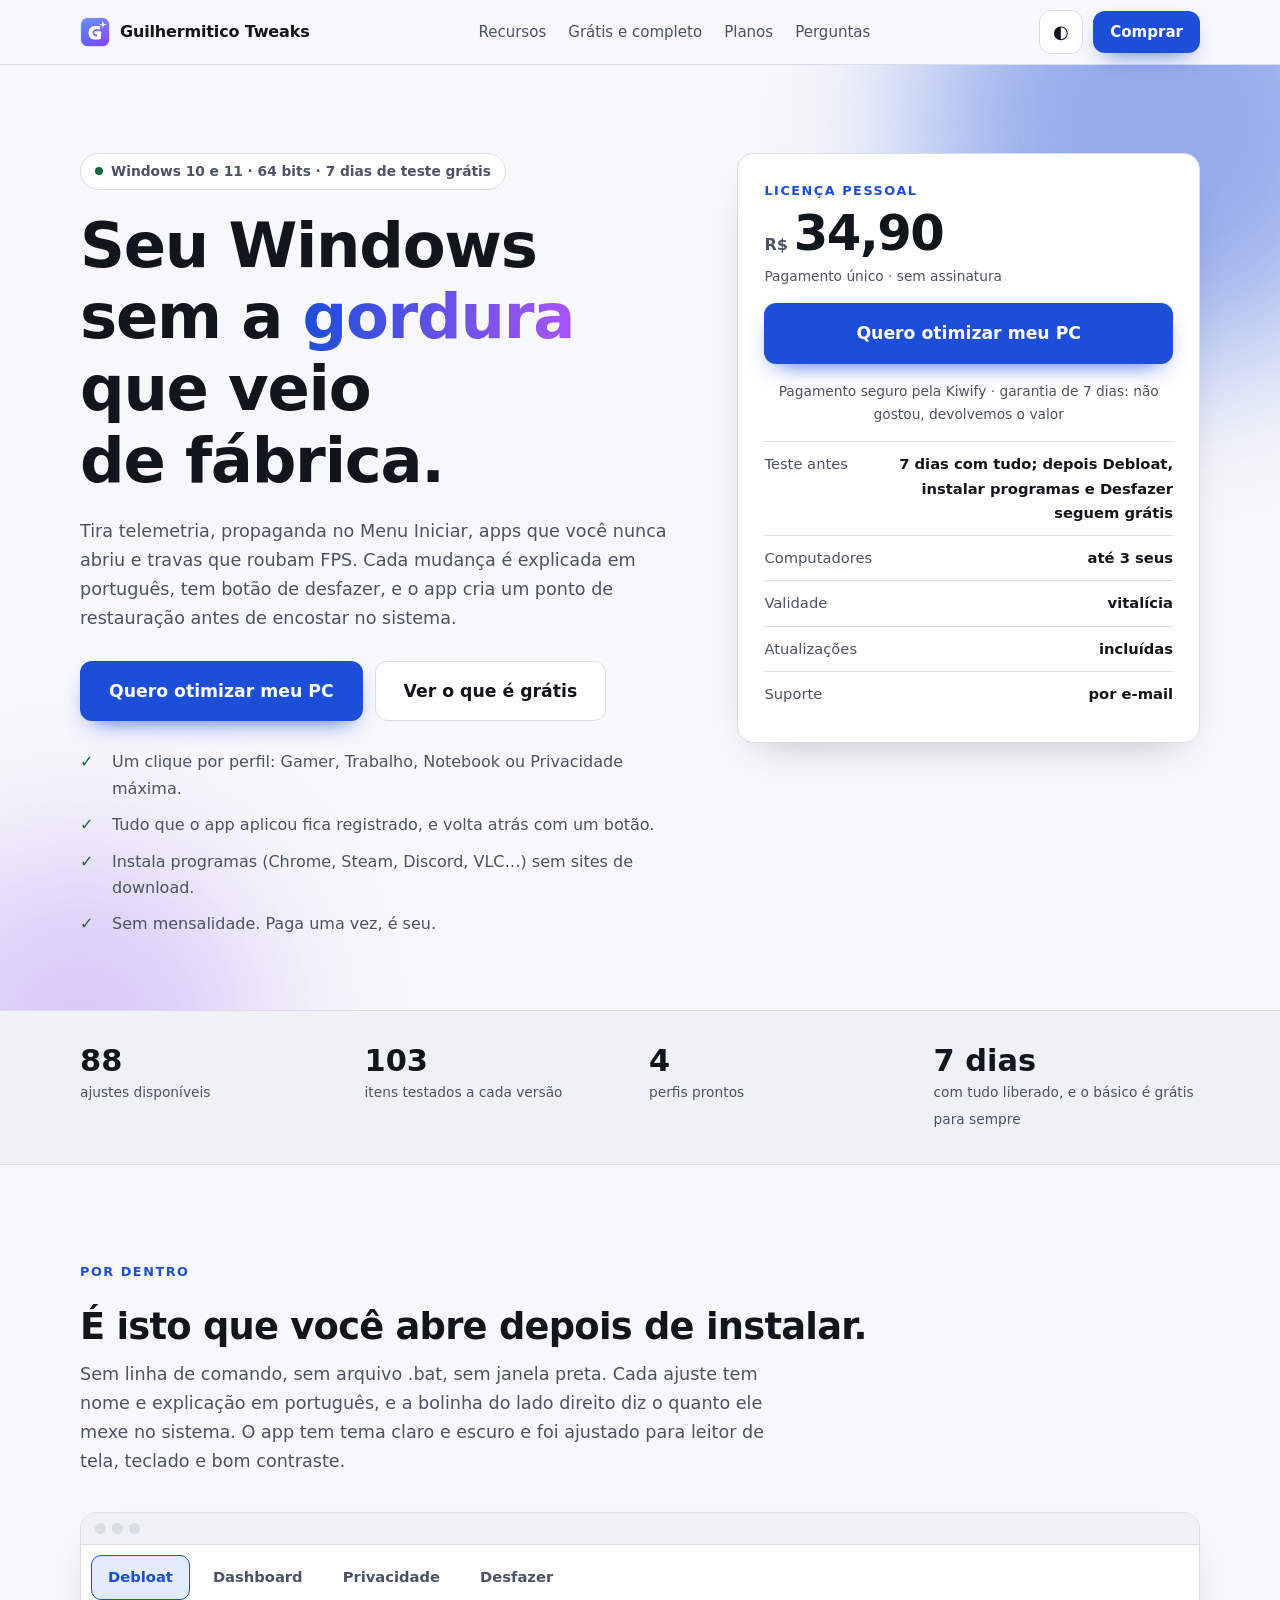
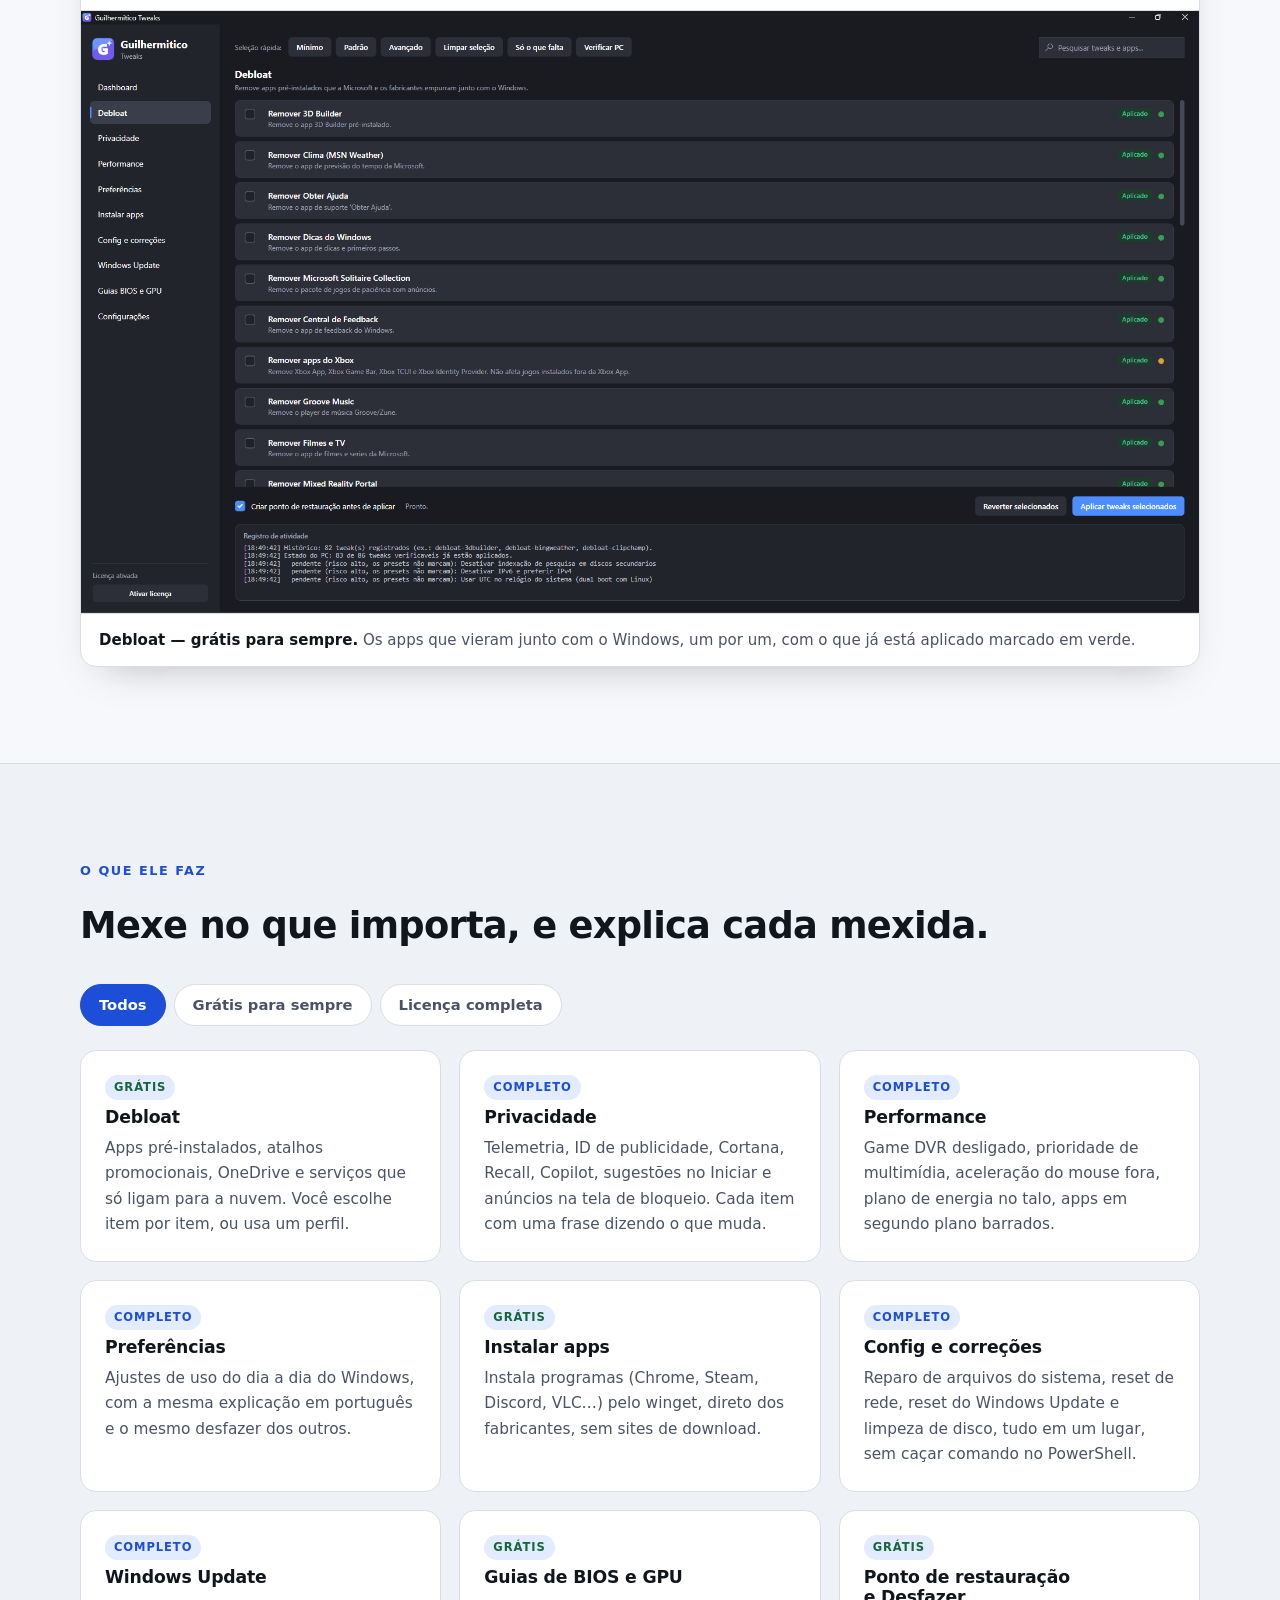
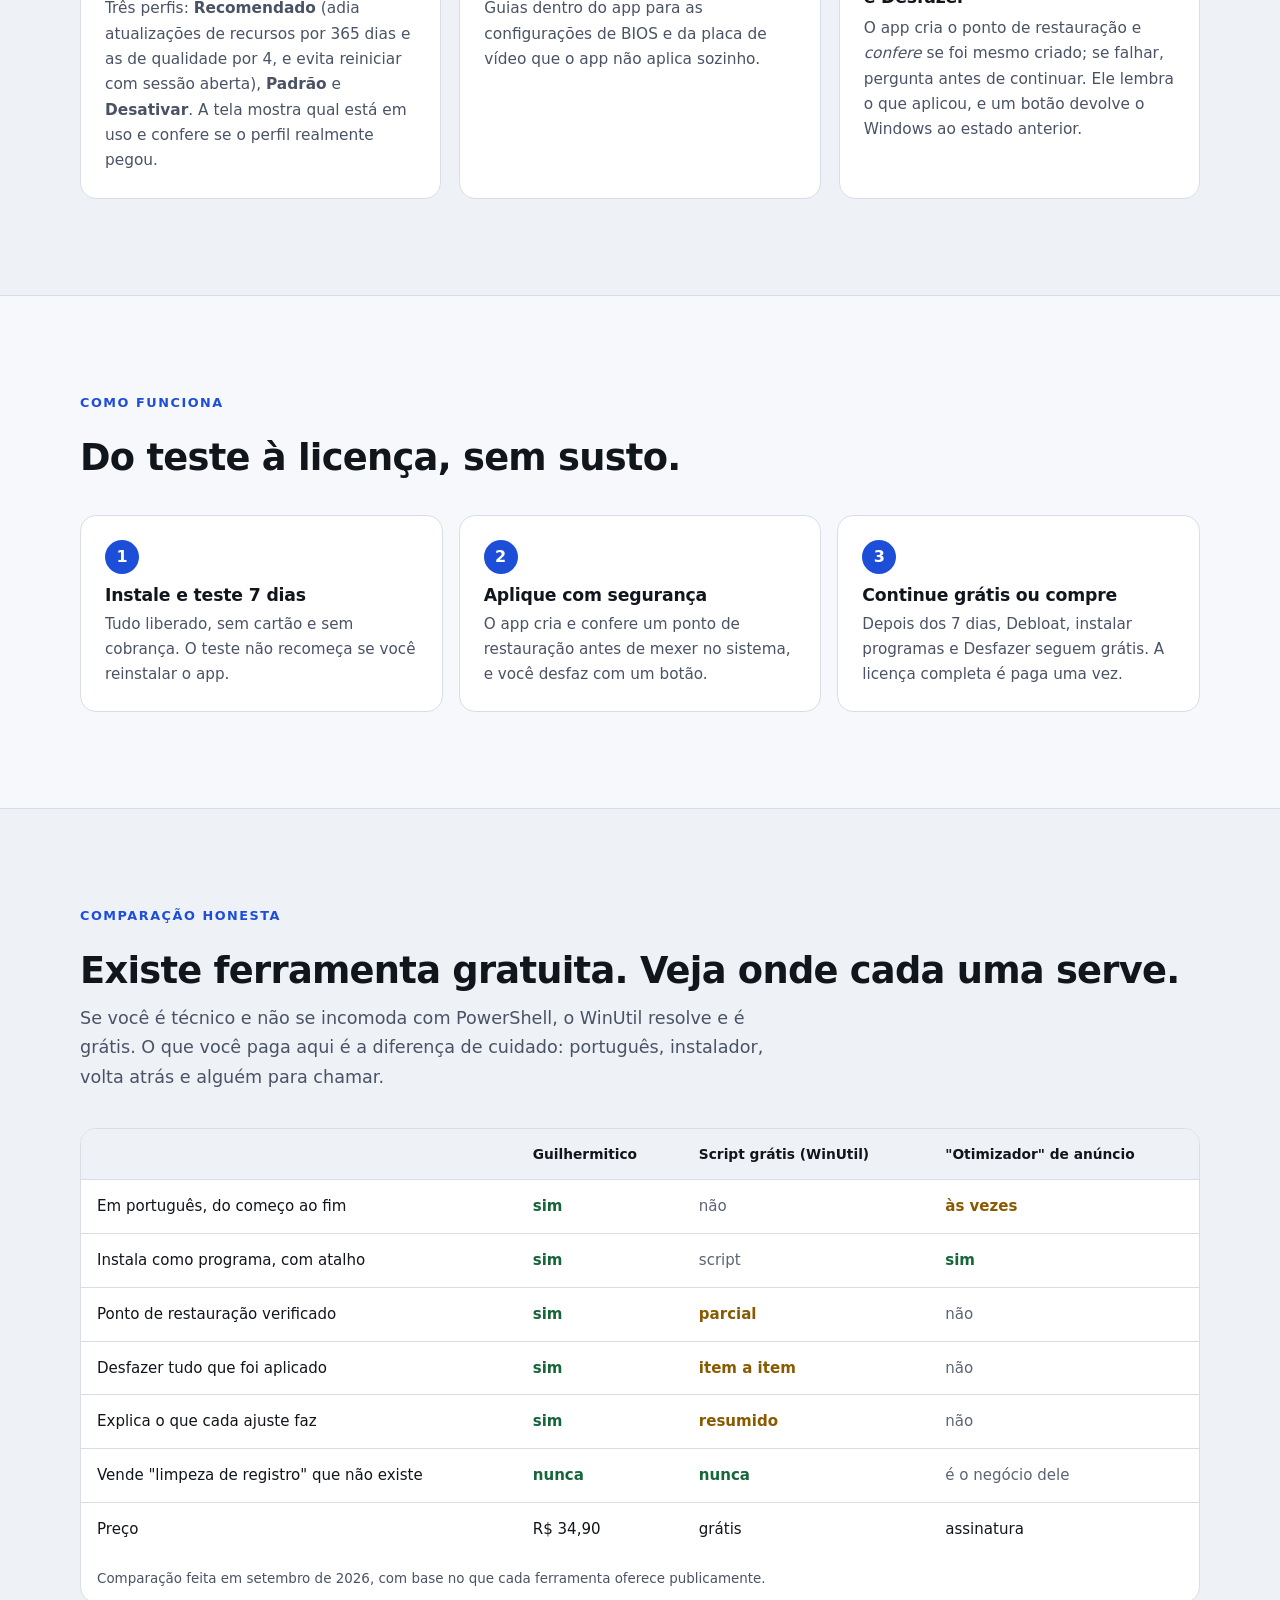
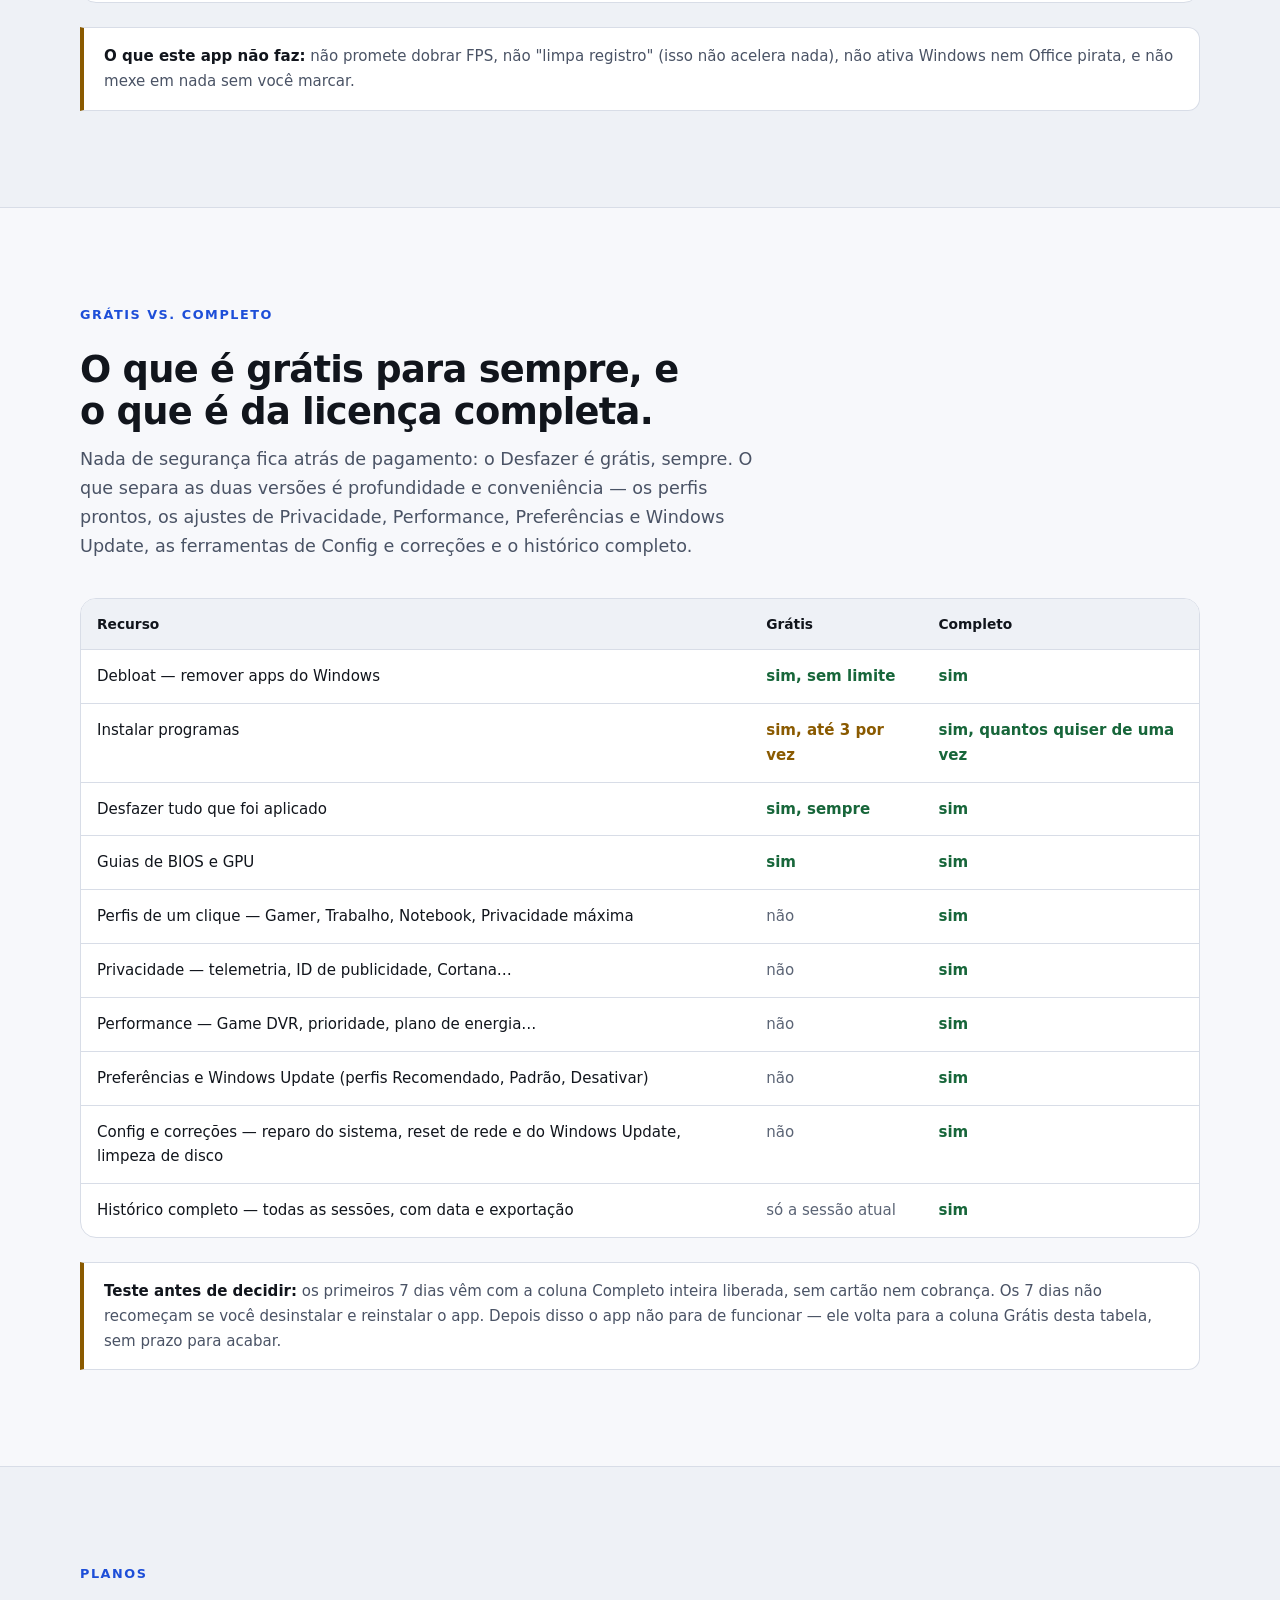
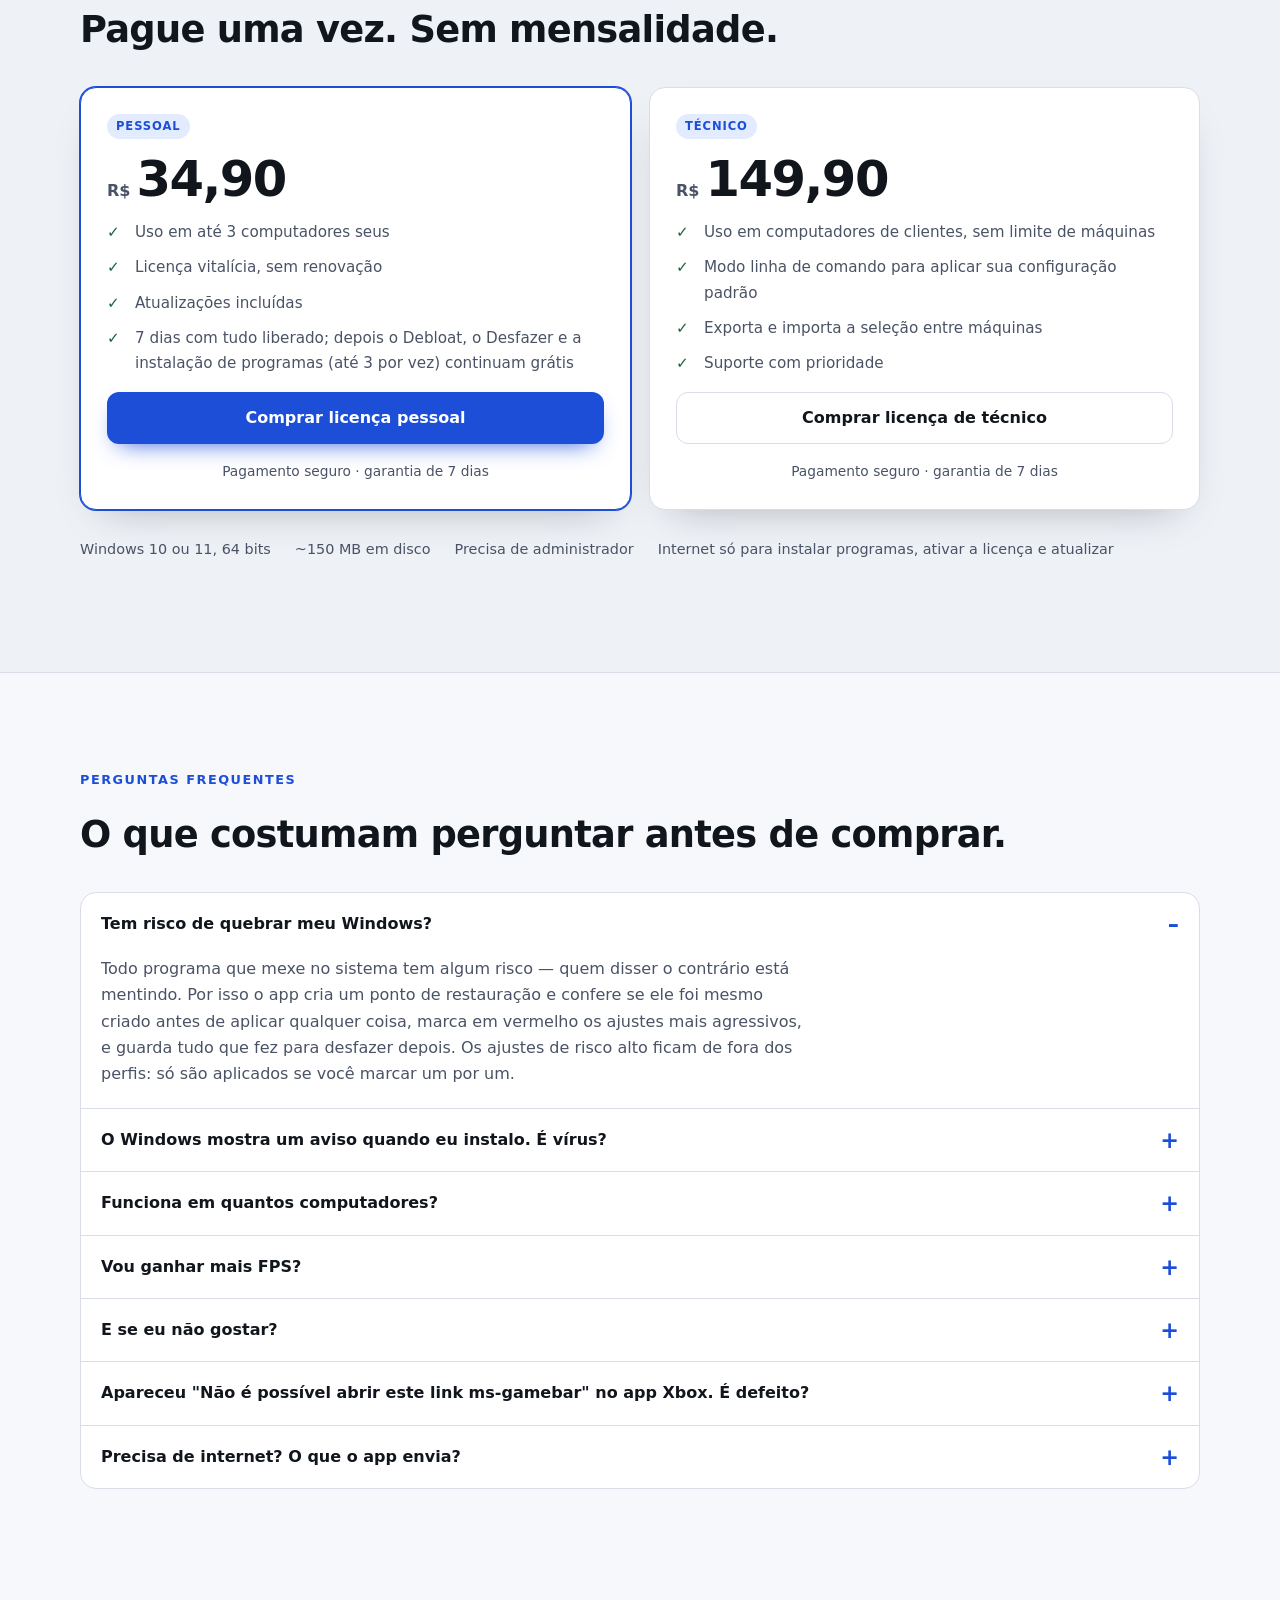
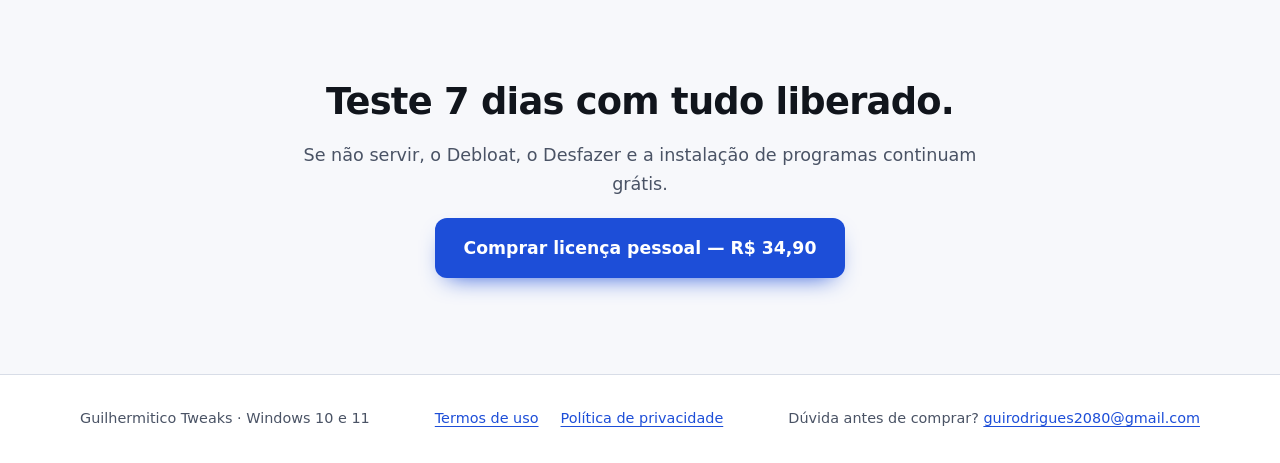
<file: index.html>
﻿<!doctype html>
<html lang="pt-BR">
<head>
<meta charset="utf-8">
<meta name="viewport" content="width=device-width, initial-scale=1, viewport-fit=cover">
<meta name="description" content="Otimizador para Windows 10 e 11: remove telemetria, propaganda e apps inúteis, com ponto de restauração antes e botão de desfazer. Em português, licença vitalícia.">
<meta property="og:title" content="Guilhermitico Tweaks">
<meta property="og:description" content="Seu Windows sem a gordura que veio de fábrica. 88 ajustes explicados em português, com ponto de restauração e desfazer.">
<meta property="og:type" content="website">
<meta property="og:url" content="https://guirodriguesxz.github.io/guilhermitico-tweaks/">
<meta property="og:image" content="https://guirodriguesxz.github.io/guilhermitico-tweaks/og.jpg">
<meta property="og:locale" content="pt_BR">
<meta name="twitter:card" content="summary_large_image">
<meta name="twitter:title" content="Guilhermitico Tweaks">
<meta name="twitter:description" content="Seu Windows sem a gordura que veio de fábrica. 88 ajustes explicados em português, com ponto de restauração e desfazer.">
<meta name="twitter:image" content="https://guirodriguesxz.github.io/guilhermitico-tweaks/og.jpg">
<link rel="canonical" href="https://guirodriguesxz.github.io/guilhermitico-tweaks/">
<link rel="icon" type="image/png" href="favicon.png">
<link rel="apple-touch-icon" href="apple-touch-icon.png">
<meta name="theme-color" content="#f7f8fb" media="(prefers-color-scheme: light)">
<meta name="theme-color" content="#0b0f17" media="(prefers-color-scheme: dark)">
<title>Guilhermitico Tweaks — otimizador e debloat para Windows 10 e 11</title>
<link rel="stylesheet" href="site.css">
<script>document.documentElement.classList.add("js");try{var t=localStorage.getItem("tema");if(t)document.documentElement.dataset.theme=t}catch(e){}</script>
</head>
<body>
<a class="skip" href="#conteudo">Ir para o conteúdo</a>

<header class="topbar">
  <div class="wrap">
    <a class="brand" href="./"><img src="favicon.png" width="30" height="30" alt="">Guilhermitico Tweaks</a>
    <nav class="nav" aria-label="Seções do site">
      <a href="#recursos">Recursos</a>
      <a href="#gratis-completo">Grátis e completo</a>
      <a href="#planos">Planos</a>
      <a href="#perguntas">Perguntas</a>
    </nav>
    <div class="top-actions">
      <button type="button" class="icon-btn" id="tema" aria-label="Alternar tema claro e escuro">◐</button>
      <a class="btn btn-primary btn-sm" href="https://pay.kiwify.com.br/qhLtovF">Comprar</a>
    </div>
  </div>
</header>

<main id="conteudo">

<section class="hero">
  <div class="wrap hero-grid">
    <div>
      <p class="pill"><i></i>Windows 10 e 11 · 64 bits · 7 dias de teste grátis</p>
      <h1>Seu Windows sem a <span>gordura</span> que veio de fábrica.</h1>
      <p class="lead">Tira telemetria, propaganda no Menu Iniciar, apps que você nunca abriu e travas que
        roubam FPS. Cada mudança é explicada em português, tem botão de desfazer, e o app cria um ponto de
        restauração antes de encostar no sistema.</p>
      <div class="hero-cta">
        <a class="btn btn-primary btn-lg" href="https://pay.kiwify.com.br/qhLtovF">Quero otimizar meu PC</a>
        <a class="btn btn-ghost btn-lg" href="#gratis-completo">Ver o que é grátis</a>
      </div>
      <ul class="checks">
        <li>Um clique por perfil: Gamer, Trabalho, Notebook ou Privacidade máxima.</li>
        <li>Tudo que o app aplicou fica registrado, e volta atrás com um botão.</li>
        <li>Instala programas (Chrome, Steam, Discord, VLC…) sem sites de download.</li>
        <li>Sem mensalidade. Paga uma vez, é seu.</li>
      </ul>
    </div>

    <aside class="card buybox" aria-label="Licença pessoal">
      <div>
        <p class="eyebrow" style="margin-bottom:8px">Licença pessoal</p>
        <p class="price"><span class="cur">R$</span><span class="val">34,90</span></p>
        <p class="fine" style="margin-top:6px">Pagamento único · sem assinatura</p>
      </div>
      <a class="btn btn-primary btn-lg btn-block" href="https://pay.kiwify.com.br/qhLtovF">Quero otimizar meu PC</a>
      <p class="fine center">Pagamento seguro pela Kiwify · garantia de 7 dias: não gostou, devolvemos o valor</p>
      <dl class="rows">
        <div><dt>Teste antes</dt><dd>7 dias com tudo; depois Debloat, instalar programas e Desfazer seguem grátis</dd></div>
        <div><dt>Computadores</dt><dd>até 3 seus</dd></div>
        <div><dt>Validade</dt><dd>vitalícia</dd></div>
        <div><dt>Atualizações</dt><dd>incluídas</dd></div>
        <div><dt>Suporte</dt><dd>por e-mail</dd></div>
      </dl>
    </aside>
  </div>
</section>

<section class="alt" style="padding-block:32px" aria-label="Números">
  <div class="wrap grid c3" style="grid-template-columns:repeat(auto-fit,minmax(190px,1fr))">
    <p><strong style="font-size:1.9rem;display:block;line-height:1.2">88</strong><span class="fine">ajustes disponíveis</span></p>
    <p><strong style="font-size:1.9rem;display:block;line-height:1.2">103</strong><span class="fine">itens testados a cada versão</span></p>
    <p><strong style="font-size:1.9rem;display:block;line-height:1.2">4</strong><span class="fine">perfis prontos</span></p>
    <p><strong style="font-size:1.9rem;display:block;line-height:1.2">7 dias</strong><span class="fine">com tudo liberado, e o básico é grátis para sempre</span></p>
  </div>
</section>

<section id="telas">
  <div class="wrap">
    <div class="sec-head">
      <p class="eyebrow">Por dentro</p>
      <h2>É isto que você abre depois de instalar.</h2>
      <p class="lead">Sem linha de comando, sem arquivo .bat, sem janela preta. Cada ajuste tem nome e
        explicação em português, e a bolinha do lado direito diz o quanto ele mexe no sistema. O app tem tema
        claro e escuro e foi ajustado para leitor de tela, teclado e bom contraste.</p>
    </div>

    <div class="appwin reveal">
      <div class="appbar" aria-hidden="true"><i></i><i></i><i></i></div>
      <div class="tabs" role="tablist" aria-label="Telas do app"><button type="button" class="tab" role="tab" id="tab-debloat" aria-controls="pn-debloat" aria-selected="true" tabindex="0">Debloat</button><button type="button" class="tab" role="tab" id="tab-dashboard" aria-controls="pn-dashboard" aria-selected="false" tabindex="-1">Dashboard</button><button type="button" class="tab" role="tab" id="tab-privacidade" aria-controls="pn-privacidade" aria-selected="false" tabindex="-1">Privacidade</button><button type="button" class="tab" role="tab" id="tab-desfazer" aria-controls="pn-desfazer" aria-selected="false" tabindex="-1">Desfazer</button></div>
        <div class="tabpanel" role="tabpanel" id="pn-debloat" aria-labelledby="tab-debloat">
          <img src="img/debloat.png" width="1919" height="1033" alt="Aba Debloat do Guilhermitico Tweaks, com a lista de apps pré-instalados do Windows e uma caixa de seleção em cada um.">
          <p><b>Debloat — grátis para sempre.</b> Os apps que vieram junto com o Windows, um por um, com o que já está aplicado marcado em verde.</p>
        </div>
        <div class="tabpanel" role="tabpanel" id="pn-dashboard" aria-labelledby="tab-dashboard" hidden>
          <img src="img/dashboard.png" width="1919" height="1030" loading="lazy" alt="Dashboard com a nota de diagnóstico do PC, processador, placa de vídeo, memória e os quatro perfis de otimização.">
          <p><b>Ele lê o seu PC.</b> Nota de diagnóstico, peças, versão do Windows e os 4 perfis de um clique.</p>
        </div>
        <div class="tabpanel" role="tabpanel" id="pn-privacidade" aria-labelledby="tab-privacidade" hidden>
          <img src="img/privacidade.png" width="1919" height="1032" loading="lazy" alt="Aba Privacidade com ajustes de telemetria, Cortana, ID de publicidade e anúncios no Menu Iniciar, cada um com uma explicação.">
          <p><b>Cada ajuste explicado.</b> Você entende antes de aplicar, não depois.</p>
        </div>
        <div class="tabpanel" role="tabpanel" id="pn-desfazer" aria-labelledby="tab-desfazer" hidden>
          <img src="img/desfazer.png" width="1919" height="1032" loading="lazy" alt="Tela de Configurações com o botão Desfazer tudo que o app aplicou.">
          <p><b>Volta atrás com um botão.</b> Sem depender de ponto de restauração.</p>
        </div>
    </div>
  </div>
</section>

<section id="recursos" class="alt">
  <div class="wrap">
    <div class="sec-head">
      <p class="eyebrow">O que ele faz</p>
      <h2>Mexe no que importa, e explica cada mexida.</h2>
    </div>
    <div class="chips" role="group" aria-label="Filtrar recursos">
      <button type="button" class="chip" aria-pressed="true" data-f="todos">Todos</button>
      <button type="button" class="chip" aria-pressed="false" data-f="free">Grátis para sempre</button>
      <button type="button" class="chip" aria-pressed="false" data-f="full">Licença completa</button>
    </div>
    <div class="grid c3" id="feats">
      <article class="feat reveal" data-k="free"><span class="tag free">Grátis</span><h3>Debloat</h3>
        <p>Apps pré-instalados, atalhos promocionais, OneDrive e serviços que só ligam para a nuvem. Você escolhe item por item, ou usa um perfil.</p></article>
      <article class="feat reveal" data-k="full"><span class="tag">Completo</span><h3>Privacidade</h3>
        <p>Telemetria, ID de publicidade, Cortana, Recall, Copilot, sugestões no Iniciar e anúncios na tela de bloqueio. Cada item com uma frase dizendo o que muda.</p></article>
      <article class="feat reveal" data-k="full"><span class="tag">Completo</span><h3>Performance</h3>
        <p>Game DVR desligado, prioridade de multimídia, aceleração do mouse fora, plano de energia no talo, apps em segundo plano barrados.</p></article>
      <article class="feat reveal" data-k="full"><span class="tag">Completo</span><h3>Preferências</h3>
        <p>Ajustes de uso do dia a dia do Windows, com a mesma explicação em português e o mesmo desfazer dos outros.</p></article>
      <article class="feat reveal" data-k="free"><span class="tag free">Grátis</span><h3>Instalar apps</h3>
        <p>Instala programas (Chrome, Steam, Discord, VLC…) pelo winget, direto dos fabricantes, sem sites de download.</p></article>
      <article class="feat reveal" data-k="full"><span class="tag">Completo</span><h3>Config e correções</h3>
        <p>Reparo de arquivos do sistema, reset de rede, reset do Windows Update e limpeza de disco, tudo em um lugar, sem caçar comando no PowerShell.</p></article>
      <article class="feat reveal" data-k="full"><span class="tag">Completo</span><h3>Windows Update</h3>
        <p>Três perfis: <b>Recomendado</b> (adia atualizações de recursos por 365 dias e as de qualidade por 4, e evita reiniciar com sessão aberta), <b>Padrão</b> e <b>Desativar</b>. A tela mostra qual está em uso e confere se o perfil realmente pegou.</p></article>
      <article class="feat reveal" data-k="free"><span class="tag free">Grátis</span><h3>Guias de BIOS e GPU</h3>
        <p>Guias dentro do app para as configurações de BIOS e da placa de vídeo que o app não aplica sozinho.</p></article>
      <article class="feat reveal" data-k="free"><span class="tag free">Grátis</span><h3>Ponto de restauração e Desfazer</h3>
        <p>O app cria o ponto de restauração e <em>confere</em> se foi mesmo criado; se falhar, pergunta antes de continuar. Ele lembra o que aplicou, e um botão devolve o Windows ao estado anterior.</p></article>
    </div>
  </div>
</section>

<section id="como-funciona">
  <div class="wrap">
    <div class="sec-head">
      <p class="eyebrow">Como funciona</p>
      <h2>Do teste à licença, sem susto.</h2>
    </div>
    <div class="steps">
      <div class="step reveal"><h3>Instale e teste 7 dias</h3><p>Tudo liberado, sem cartão e sem cobrança. O teste não recomeça se você reinstalar o app.</p></div>
      <div class="step reveal"><h3>Aplique com segurança</h3><p>O app cria e confere um ponto de restauração antes de mexer no sistema, e você desfaz com um botão.</p></div>
      <div class="step reveal"><h3>Continue grátis ou compre</h3><p>Depois dos 7 dias, Debloat, instalar programas e Desfazer seguem grátis. A licença completa é paga uma vez.</p></div>
    </div>
  </div>
</section>

<section id="comparacao" class="alt">
  <div class="wrap">
    <div class="sec-head">
      <p class="eyebrow">Comparação honesta</p>
      <h2>Existe ferramenta gratuita. Veja onde cada uma serve.</h2>
      <p class="lead">Se você é técnico e não se incomoda com PowerShell, o WinUtil resolve e é grátis. O que
        você paga aqui é a diferença de cuidado: português, instalador, volta atrás e alguém para chamar.</p>
    </div>
    <div class="tablewrap" tabindex="0" role="region" aria-label="Tabela comparando as ferramentas">
      <table style="min-width:620px">
        <caption>Comparação feita em setembro de 2026, com base no que cada ferramenta oferece publicamente.</caption>
        <thead>
          <tr><th scope="col"><span class="visually-hidden" style="position:absolute;left:-9999px">Característica</span></th><th scope="col">Guilhermitico</th><th scope="col">Script grátis (WinUtil)</th><th scope="col">"Otimizador" de anúncio</th></tr>
        </thead>
        <tbody>
          <tr><th scope="row">Em português, do começo ao fim</th><td class="yes">sim</td><td class="no">não</td><td class="partial">às vezes</td></tr>
          <tr><th scope="row">Instala como programa, com atalho</th><td class="yes">sim</td><td class="no">script</td><td class="yes">sim</td></tr>
          <tr><th scope="row">Ponto de restauração verificado</th><td class="yes">sim</td><td class="partial">parcial</td><td class="no">não</td></tr>
          <tr><th scope="row">Desfazer tudo que foi aplicado</th><td class="yes">sim</td><td class="partial">item a item</td><td class="no">não</td></tr>
          <tr><th scope="row">Explica o que cada ajuste faz</th><td class="yes">sim</td><td class="partial">resumido</td><td class="no">não</td></tr>
          <tr><th scope="row">Vende "limpeza de registro" que não existe</th><td class="yes">nunca</td><td class="yes">nunca</td><td class="no">é o negócio dele</td></tr>
          <tr><th scope="row">Preço</th><td>R$ 34,90</td><td>grátis</td><td>assinatura</td></tr>
        </tbody>
      </table>
    </div>
    <div class="aviso"><strong>O que este app não faz:</strong> não promete dobrar FPS, não "limpa registro"
      (isso não acelera nada), não ativa Windows nem Office pirata, e não mexe em nada sem você marcar.</div>
  </div>
</section>

<section id="gratis-completo">
  <div class="wrap">
    <div class="sec-head">
      <p class="eyebrow">Grátis vs. Completo</p>
      <h2>O que é grátis para sempre, e o que é da licença completa.</h2>
      <p class="lead">Nada de segurança fica atrás de pagamento: o Desfazer é grátis, sempre. O que separa as
        duas versões é profundidade e conveniência — os perfis prontos, os ajustes de Privacidade,
        Performance, Preferências e Windows Update, as ferramentas de Config e correções e o histórico completo.</p>
    </div>
    <div class="tablewrap">
      <table>
        <thead><tr><th scope="col">Recurso</th><th scope="col">Grátis</th><th scope="col">Completo</th></tr></thead>
        <tbody>
          <tr><th scope="row">Debloat — remover apps do Windows</th><td class="yes">sim, sem limite</td><td class="yes">sim</td></tr>
          <tr><th scope="row">Instalar programas</th><td class="partial">sim, até 3 por vez</td><td class="yes">sim, quantos quiser de uma vez</td></tr>
          <tr><th scope="row">Desfazer tudo que foi aplicado</th><td class="yes">sim, sempre</td><td class="yes">sim</td></tr>
          <tr><th scope="row">Guias de BIOS e GPU</th><td class="yes">sim</td><td class="yes">sim</td></tr>
          <tr><th scope="row">Perfis de um clique — Gamer, Trabalho, Notebook, Privacidade máxima</th><td class="no">não</td><td class="yes">sim</td></tr>
          <tr><th scope="row">Privacidade — telemetria, ID de publicidade, Cortana…</th><td class="no">não</td><td class="yes">sim</td></tr>
          <tr><th scope="row">Performance — Game DVR, prioridade, plano de energia…</th><td class="no">não</td><td class="yes">sim</td></tr>
          <tr><th scope="row">Preferências e Windows Update (perfis Recomendado, Padrão, Desativar)</th><td class="no">não</td><td class="yes">sim</td></tr>
          <tr><th scope="row">Config e correções — reparo do sistema, reset de rede e do Windows Update, limpeza de disco</th><td class="no">não</td><td class="yes">sim</td></tr>
          <tr><th scope="row">Histórico completo — todas as sessões, com data e exportação</th><td class="no">só a sessão atual</td><td class="yes">sim</td></tr>
        </tbody>
      </table>
    </div>
    <div class="aviso"><strong>Teste antes de decidir:</strong> os primeiros 7 dias vêm com a coluna Completo
      inteira liberada, sem cartão nem cobrança. Os 7 dias não recomeçam se você desinstalar e reinstalar o
      app. Depois disso o app não para de funcionar — ele volta para a coluna Grátis desta tabela, sem prazo
      para acabar.</div>
  </div>
</section>

<section id="planos" class="alt">
  <div class="wrap">
    <div class="sec-head">
      <p class="eyebrow">Planos</p>
      <h2>Pague uma vez. Sem mensalidade.</h2>
    </div>
    <div class="grid c2">
      <article class="card reveal plan destaque">
        <span class="tag">Pessoal</span>
        <p class="price"><span class="cur">R$</span><span class="val">34,90</span></p>
        <ul>
          <li>Uso em até 3 computadores seus</li>
          <li>Licença vitalícia, sem renovação</li>
          <li>Atualizações incluídas</li>
          <li>7 dias com tudo liberado; depois o Debloat, o Desfazer e a instalação de programas (até 3 por vez) continuam grátis</li>
        </ul>
        <a class="btn btn-primary btn-block" href="https://pay.kiwify.com.br/qhLtovF">Comprar licença pessoal</a>
        <p class="fine center">Pagamento seguro · garantia de 7 dias</p>
      </article>
      <article class="card reveal plan">
        <span class="tag">Técnico</span>
        <p class="price"><span class="cur">R$</span><span class="val">149,90</span></p>
        <ul>
          <li>Uso em computadores de clientes, sem limite de máquinas</li>
          <li>Modo linha de comando para aplicar sua configuração padrão</li>
          <li>Exporta e importa a seleção entre máquinas</li>
          <li>Suporte com prioridade</li>
        </ul>
        <a class="btn btn-ghost btn-block" href="https://pay.kiwify.com.br/E8YKjd3">Comprar licença de técnico</a>
        <p class="fine center">Pagamento seguro · garantia de 7 dias</p>
      </article>
    </div>
    <ul class="reqs">
      <li>Windows 10 ou 11, 64 bits</li>
      <li>~150 MB em disco</li>
      <li>Precisa de administrador</li>
      <li>Internet só para instalar programas, ativar a licença e atualizar</li>
    </ul>
  </div>
</section>

<section id="perguntas">
  <div class="wrap">
    <div class="sec-head">
      <p class="eyebrow">Perguntas frequentes</p>
      <h2>O que costumam perguntar antes de comprar.</h2>
    </div>
    <div class="faq">
      <details open>
        <summary>Tem risco de quebrar meu Windows?</summary>
        <div class="body"><p>Todo programa que mexe no sistema tem algum risco — quem disser o contrário está mentindo.
        Por isso o app cria um ponto de restauração e confere se ele foi mesmo criado antes de
        aplicar qualquer coisa, marca em vermelho os ajustes mais agressivos, e guarda tudo que fez
        para desfazer depois. Os ajustes de risco alto ficam de fora dos perfis: só são aplicados se
        você marcar um por um.</p></div>
      </details>
      <details>
        <summary>O Windows mostra um aviso quando eu instalo. É vírus?</summary>
        <div class="body">
        <p>Não. Esse aviso azul ("O Windows protegeu o computador") aparece em todo instalador que
        ainda não tem certificado de assinatura, que é um selo pago. Clique em <em>Mais informações</em>
        e depois em <em>Executar assim mesmo</em>. Se preferir, passe o instalador no VirusTotal antes —
        é o que eu faria no seu lugar.</p>
        <p>Para ter certeza de que o arquivo que você baixou é o original, abra o PowerShell na pasta
        do download e rode <code>Get-FileHash GuilhermiticoTweaks-Setup.msi</code>. O
        resultado tem que ser exatamente este:</p>
        <p><code class="hash">932a227d2bfce3c8aa1778b42f30e414e03c933bee7b3e87b8440e4211799d2b</code></p>
        </div>
      </details>
      <details>
        <summary>Funciona em quantos computadores?</summary>
        <div class="body"><p>A licença pessoal vale para até <strong>3 computadores seus</strong>. O app confere esse
        limite a cada abertura, quando há internet. Se formatar, dá para ativar de novo com a mesma
        chave — ela não "queima". Se precisar trocar de computador e a ativação for recusada por já
        ter 3, é só escrever e eu libero uma vaga. Se você conserta PCs de outras pessoas, a licença
        certa é a de técnico, sem limite de máquinas.</p></div>
      </details>
      <details>
        <summary>Vou ganhar mais FPS?</summary>
        <div class="body"><p>Depende do seu PC. Em máquina limpa e potente, a diferença é pequena. Em PC cheio de
        programa em segundo plano, notebook com pouca memória ou Windows de fábrica com bloatware, a
        diferença aparece — principalmente em travadas e tempo de resposta, mais do que no número
        médio de FPS. Ninguém sério promete número exato.</p></div>
      </details>
      <details>
        <summary>E se eu não gostar?</summary>
        <div class="body"><p>São 7 dias com o app inteiro liberado, antes de pagar — e o app nunca para de funcionar:
        depois disso ficam grátis o Debloat (sem limite), o botão de desfazer e a instalação de
        programas (até 3 de uma vez). Use, aplique, desfaça, veja se serve. Se depois da compra algo
        não funcionar como está escrito aqui, escreva para
        <a href="mailto:guirodrigues2080@gmail.com">guirodrigues2080@gmail.com</a>.</p></div>
      </details>
      <details>
        <summary>Apareceu "Não é possível abrir este link ms-gamebar" no app Xbox. É defeito?</summary>
        <div class="body">
        <p>Não. É o efeito esperado do ajuste que desliga a Xbox Game Bar e a gravação em segundo plano
        (ele fica na aba Performance). O app Xbox tenta abrir a Game Bar ao iniciar um jogo, não
        encontra e mostra esse aviso. É só um aviso: os jogos abrem normalmente.</p>
        <p>Se o aviso incomodar, abra o app, vá em <em>Desfazer</em> e reverta o ajuste
        "Desativar Xbox Game Bar e Game DVR". O aviso some e o resto continua como está.</p>
        </div>
      </details>
      <details>
        <summary>Precisa de internet? O que o app envia?</summary>
        <div class="body">
        <p>Não para os ajustes: eles rodam offline. A internet é usada para instalar programas pela aba
        de apps, para buscar atualização do próprio Guilhermitico (e uma lista de chaves bloqueadas, no
        GitHub) e para o teste e a licença.</p>
        <p>Durante o teste de 7 dias o app envia ao servidor só um código anônimo do PC (um hash, nunca
        o número original do Windows), para o teste não recomeçar ao reinstalar. Na ativação, envia
        também a chave. Não há coleta de dados pessoais nem rastreamento por terceiros. Os detalhes
        estão na <a href="privacidade.html">política de privacidade</a>.</p>
        </div>
      </details>
    </div>
  </div>
</section>

<section>
  <div class="wrap center" style="display:grid;gap:18px;justify-items:center">
    <h2>Teste 7 dias com tudo liberado.</h2>
    <p class="lead">Se não servir, o Debloat, o Desfazer e a instalação de programas continuam grátis.</p>
    <a class="btn btn-primary btn-lg" href="https://pay.kiwify.com.br/qhLtovF">Comprar licença pessoal — R$ 34,90</a>
  </div>
</section>

</main>

<footer>
  <div class="wrap">
    <span>Guilhermitico Tweaks · Windows 10 e 11</span>
    <nav aria-label="Rodapé">
      <a href="termos.html">Termos de uso</a>
      <a href="privacidade.html">Política de privacidade</a>
    </nav>
    <span>Dúvida antes de comprar? <a href="mailto:guirodrigues2080@gmail.com">guirodrigues2080@gmail.com</a></span>
  </div>
</footer>
<div class="stickybuy" id="sticky" aria-hidden="true"><span><strong>R$ 34,90</strong>pagamento único</span><a class="btn btn-primary btn-sm" href="https://pay.kiwify.com.br/qhLtovF" tabindex="-1">Comprar</a></div>
<script>
(function(){
  var $=function(s,c){return Array.prototype.slice.call((c||document).querySelectorAll(s))};
  var r=document.documentElement;
  document.getElementById("tema").addEventListener("click",function(){
    var dark=r.dataset.theme?r.dataset.theme==="dark":matchMedia("(prefers-color-scheme: dark)").matches;
    r.dataset.theme=dark?"light":"dark";
    try{localStorage.setItem("tema",r.dataset.theme)}catch(e){}
  });
  var tabs=$('[role=tab]');
  function sel(t){tabs.forEach(function(x){var on=x===t;x.setAttribute("aria-selected",on);x.tabIndex=on?0:-1;
    var p=document.getElementById(x.getAttribute("aria-controls"));p.hidden=!on;if(on)$("img",p).forEach(function(i){i.loading="eager"})})}
  tabs.forEach(function(t,i){
    t.addEventListener("click",function(){sel(t)});
    t.addEventListener("keydown",function(e){var n=e.key==="ArrowRight"?1:e.key==="ArrowLeft"?-1:0;if(!n)return;
      var x=tabs[(i+n+tabs.length)%tabs.length];sel(x);x.focus();e.preventDefault()});
  });
  var chips=$(".chip");
  chips.forEach(function(c){c.addEventListener("click",function(){
    chips.forEach(function(x){x.setAttribute("aria-pressed",x===c)});
    $("#feats .feat").forEach(function(f){f.hidden=c.dataset.f!=="todos"&&f.dataset.k!==c.dataset.f});
  })});
  var rv=$(".reveal");
  if("IntersectionObserver" in window){
    var io=new IntersectionObserver(function(es){es.forEach(function(e){if(e.isIntersecting){e.target.classList.add("in");io.unobserve(e.target)}})},{threshold:.12});
    rv.forEach(function(x){io.observe(x)});
  }else rv.forEach(function(x){x.classList.add("in")});
  var sb=document.getElementById("sticky"),hero=document.querySelector(".hero"),pl=document.getElementById("planos");
  function chk(){var y=hero.getBoundingClientRect().bottom<0,p=pl.getBoundingClientRect();var on=y&&!(p.top<innerHeight&&p.bottom>0);
    sb.classList.toggle("on",on);sb.setAttribute("aria-hidden",!on);$("a",sb)[0].tabIndex=on?0:-1}
  addEventListener("scroll",chk,{passive:true});chk();
})();
</script>
</body>
</html>
</file>
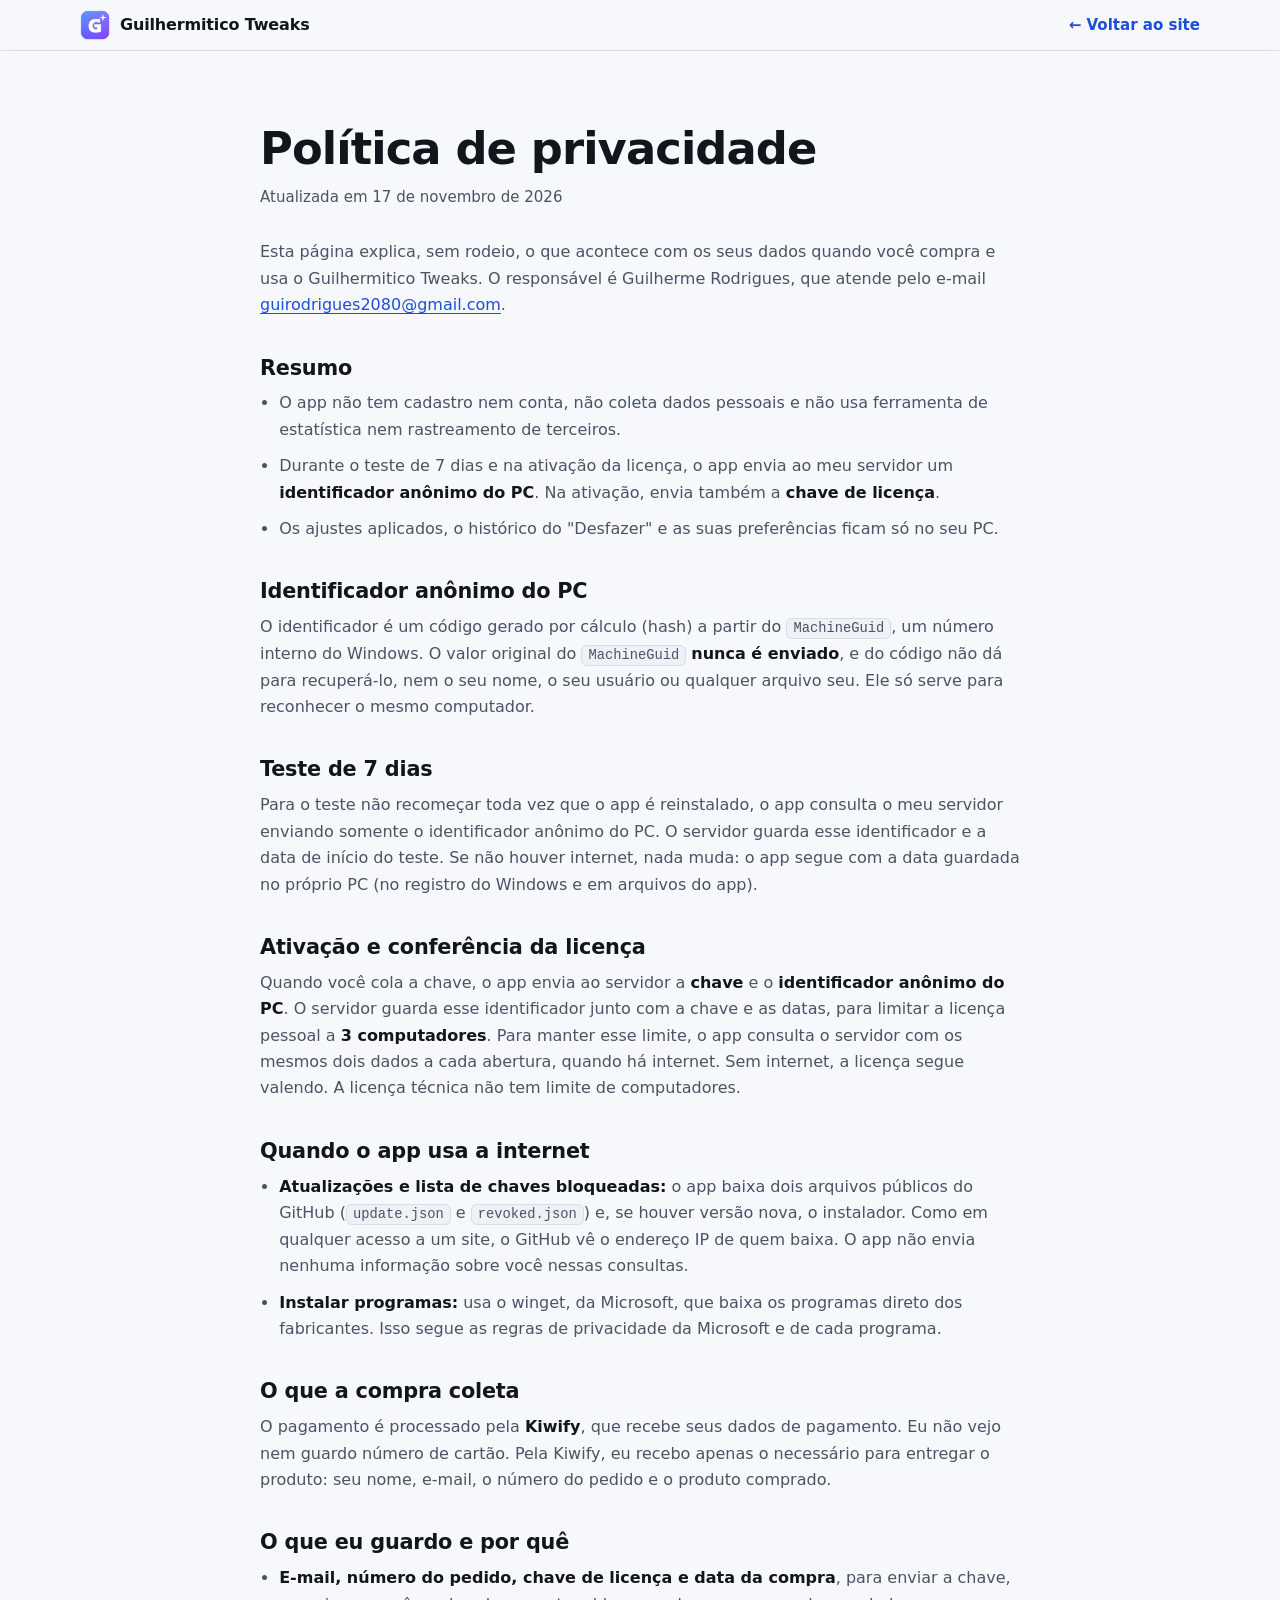
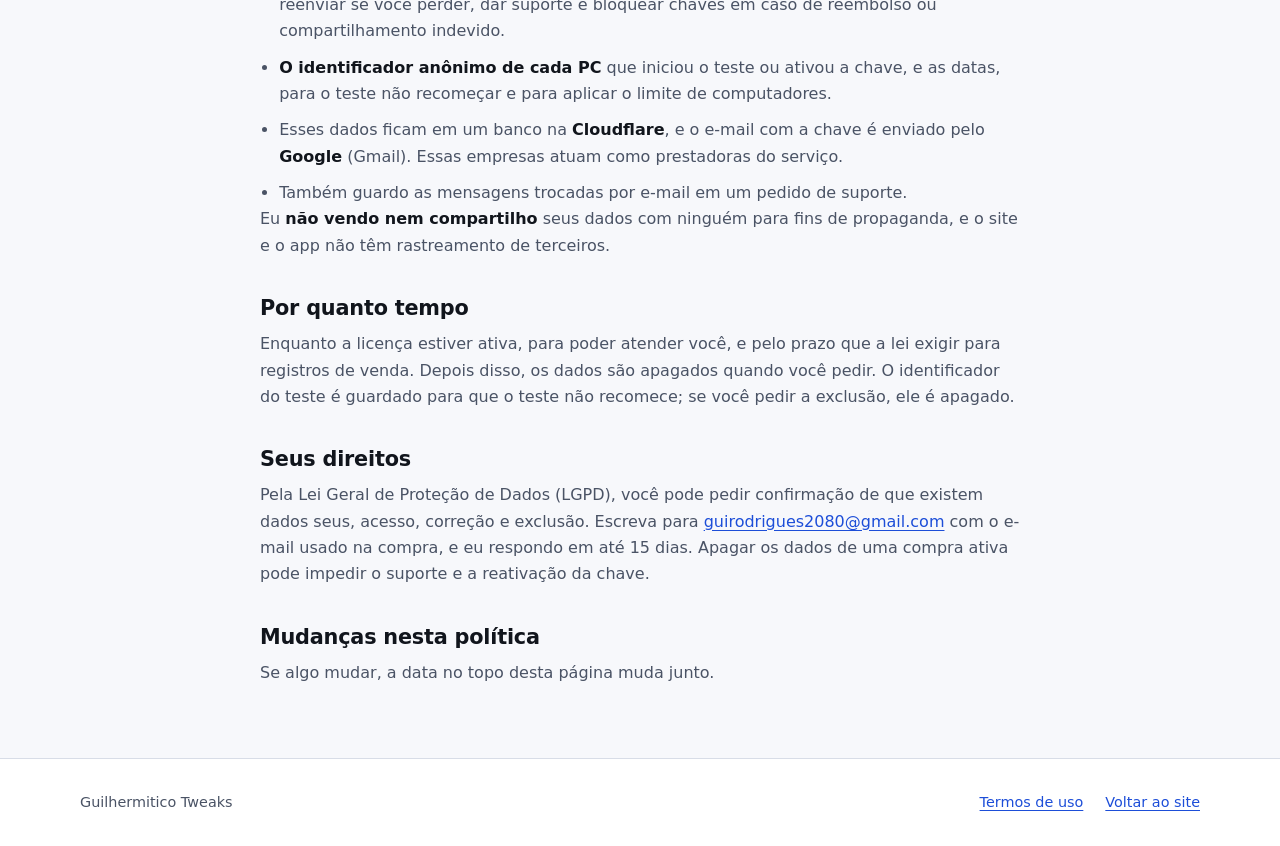
<file: privacidade.html>
<!doctype html>
<html lang="pt-BR">
<head>
<meta charset="utf-8">
<meta name="viewport" content="width=device-width, initial-scale=1, viewport-fit=cover">
<meta name="description" content="Política de privacidade do Guilhermitico Tweaks: o que o app e a compra coletam, para quê e como pedir a exclusão.">
<meta name="theme-color" content="#f7f8fb" media="(prefers-color-scheme: light)">
<meta name="theme-color" content="#0b0f17" media="(prefers-color-scheme: dark)">
<link rel="icon" type="image/png" href="favicon.png">
<title>Política de privacidade · Guilhermitico Tweaks</title>
<link rel="stylesheet" href="site.css">
</head>
<body>
<a class="skip" href="#conteudo">Ir para o conteúdo</a>
<header class="topbar">
  <div class="wrap">
    <a class="brand" href="./"><img src="favicon.png" width="30" height="30" alt="">Guilhermitico Tweaks</a>
    <a class="voltar" href="./">← Voltar ao site</a>
  </div>
</header>

<main id="conteudo" class="legal">
  <div class="wrap">
    <h1>Política de privacidade</h1>
    <p class="data">Atualizada em 17 de novembro de 2026</p>

    <p>Esta página explica, sem rodeio, o que acontece com os seus dados quando você compra e usa o
    Guilhermitico Tweaks. O responsável é Guilherme Rodrigues, que atende pelo e-mail
    <a href="mailto:guirodrigues2080@gmail.com">guirodrigues2080@gmail.com</a>.</p>

    <h2>Resumo</h2>
    <ul>
      <li>O app não tem cadastro nem conta, não coleta dados pessoais e não usa ferramenta de estatística
      nem rastreamento de terceiros.</li>
      <li>Durante o teste de 7 dias e na ativação da licença, o app envia ao meu servidor um
      <strong>identificador anônimo do PC</strong>. Na ativação, envia também a <strong>chave de licença</strong>.</li>
      <li>Os ajustes aplicados, o histórico do "Desfazer" e as suas preferências ficam só no seu PC.</li>
    </ul>

    <h2>Identificador anônimo do PC</h2>
    <p>O identificador é um código gerado por cálculo (hash) a partir do <code>MachineGuid</code>, um
    número interno do Windows. O valor original do <code>MachineGuid</code> <strong>nunca é enviado</strong>, e
    do código não dá para recuperá-lo, nem o seu nome, o seu usuário ou qualquer arquivo seu. Ele só serve
    para reconhecer o mesmo computador.</p>

    <h2>Teste de 7 dias</h2>
    <p>Para o teste não recomeçar toda vez que o app é reinstalado, o app consulta o meu servidor
    enviando somente o identificador anônimo do PC. O servidor guarda esse identificador e a data de
    início do teste. Se não houver internet, nada muda: o app segue com a data guardada no próprio PC
    (no registro do Windows e em arquivos do app).</p>

    <h2>Ativação e conferência da licença</h2>
    <p>Quando você cola a chave, o app envia ao servidor a <strong>chave</strong> e o
    <strong>identificador anônimo do PC</strong>. O servidor guarda esse identificador junto com a chave e
    as datas, para limitar a licença pessoal a <strong>3 computadores</strong>. Para manter esse limite, o
    app consulta o servidor com os mesmos dois dados a cada abertura, quando há internet. Sem internet, a
    licença segue valendo. A licença técnica não tem limite de computadores.</p>

    <h2>Quando o app usa a internet</h2>
    <ul>
      <li><strong>Atualizações e lista de chaves bloqueadas:</strong> o app baixa dois arquivos
      públicos do GitHub (<code>update.json</code> e <code>revoked.json</code>) e, se houver versão
      nova, o instalador. Como em qualquer acesso a um site, o GitHub vê o endereço IP de quem baixa.
      O app não envia nenhuma informação sobre você nessas consultas.</li>
      <li><strong>Instalar programas:</strong> usa o winget, da Microsoft, que baixa os programas
      direto dos fabricantes. Isso segue as regras de privacidade da Microsoft e de cada programa.</li>
    </ul>

    <h2>O que a compra coleta</h2>
    <p>O pagamento é processado pela <strong>Kiwify</strong>, que recebe seus dados de pagamento. Eu
    não vejo nem guardo número de cartão. Pela Kiwify, eu recebo apenas o necessário para entregar o
    produto: seu nome, e-mail, o número do pedido e o produto comprado.</p>

    <h2>O que eu guardo e por quê</h2>
    <ul>
      <li><strong>E-mail, número do pedido, chave de licença e data da compra</strong>, para enviar a
      chave, reenviar se você perder, dar suporte e bloquear chaves em caso de reembolso ou
      compartilhamento indevido.</li>
      <li><strong>O identificador anônimo de cada PC</strong> que iniciou o teste ou ativou a chave, e as
      datas, para o teste não recomeçar e para aplicar o limite de computadores.</li>
      <li>Esses dados ficam em um banco na <strong>Cloudflare</strong>, e o e-mail com a chave é
      enviado pelo <strong>Google</strong> (Gmail). Essas empresas atuam como prestadoras do serviço.</li>
      <li>Também guardo as mensagens trocadas por e-mail em um pedido de suporte.</li>
    </ul>
    <p>Eu <strong>não vendo nem compartilho</strong> seus dados com ninguém para fins de propaganda, e o
    site e o app não têm rastreamento de terceiros.</p>

    <h2>Por quanto tempo</h2>
    <p>Enquanto a licença estiver ativa, para poder atender você, e pelo prazo que a lei exigir para
    registros de venda. Depois disso, os dados são apagados quando você pedir. O identificador do teste é
    guardado para que o teste não recomece; se você pedir a exclusão, ele é apagado.</p>

    <h2>Seus direitos</h2>
    <p>Pela Lei Geral de Proteção de Dados (LGPD), você pode pedir confirmação de que existem dados
    seus, acesso, correção e exclusão. Escreva para
    <a href="mailto:guirodrigues2080@gmail.com">guirodrigues2080@gmail.com</a> com o e-mail usado na
    compra, e eu respondo em até 15 dias. Apagar os dados de uma compra ativa pode impedir o suporte
    e a reativação da chave.</p>

    <h2>Mudanças nesta política</h2>
    <p>Se algo mudar, a data no topo desta página muda junto.</p>
  </div>
</main>

<footer>
  <div class="wrap">
    <span>Guilhermitico Tweaks</span>
    <nav aria-label="Rodapé"><a href="termos.html">Termos de uso</a><a href="./">Voltar ao site</a></nav>
  </div>
</footer>
</body>
</html>
</file>
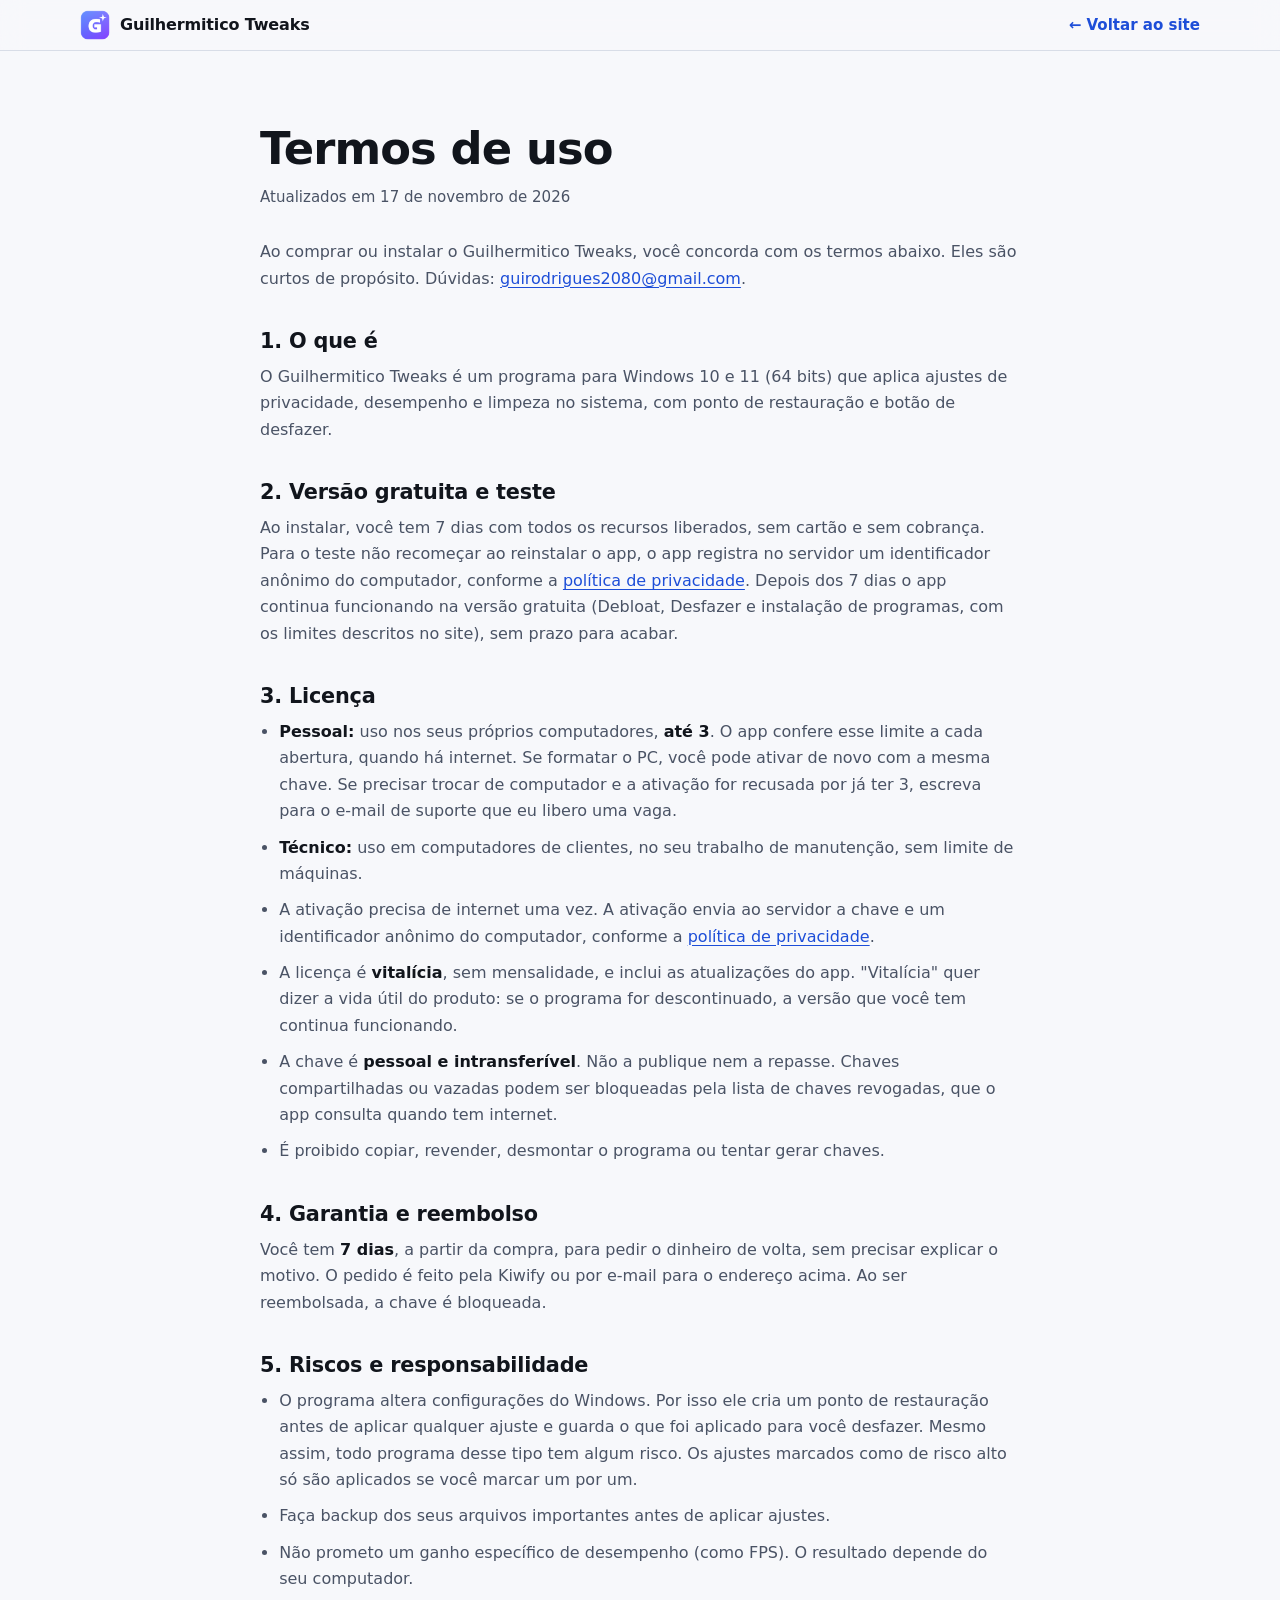
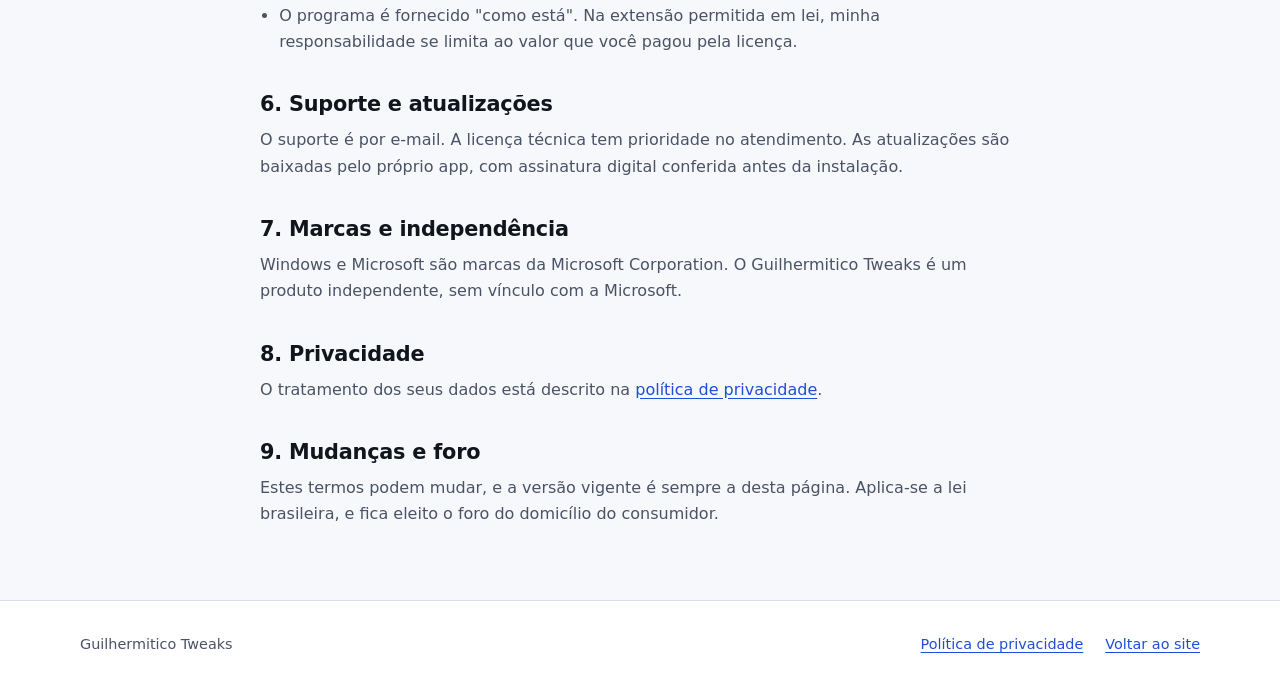
<file: termos.html>
<!doctype html>
<html lang="pt-BR">
<head>
<meta charset="utf-8">
<meta name="viewport" content="width=device-width, initial-scale=1, viewport-fit=cover">
<meta name="description" content="Termos de uso do Guilhermitico Tweaks: licença, teste, garantia de 7 dias, responsabilidades e suporte.">
<meta name="theme-color" content="#f7f8fb" media="(prefers-color-scheme: light)">
<meta name="theme-color" content="#0b0f17" media="(prefers-color-scheme: dark)">
<link rel="icon" type="image/png" href="favicon.png">
<title>Termos de uso · Guilhermitico Tweaks</title>
<link rel="stylesheet" href="site.css">
</head>
<body>
<a class="skip" href="#conteudo">Ir para o conteúdo</a>
<header class="topbar">
  <div class="wrap">
    <a class="brand" href="./"><img src="favicon.png" width="30" height="30" alt="">Guilhermitico Tweaks</a>
    <a class="voltar" href="./">← Voltar ao site</a>
  </div>
</header>

<main id="conteudo" class="legal">
  <div class="wrap">
    <h1>Termos de uso</h1>
    <p class="data">Atualizados em 17 de novembro de 2026</p>

    <p>Ao comprar ou instalar o Guilhermitico Tweaks, você concorda com os termos abaixo. Eles são
    curtos de propósito. Dúvidas: <a href="mailto:guirodrigues2080@gmail.com">guirodrigues2080@gmail.com</a>.</p>

    <h2>1. O que é</h2>
    <p>O Guilhermitico Tweaks é um programa para Windows 10 e 11 (64 bits) que aplica ajustes de
    privacidade, desempenho e limpeza no sistema, com ponto de restauração e botão de desfazer.</p>

    <h2>2. Versão gratuita e teste</h2>
    <p>Ao instalar, você tem 7 dias com todos os recursos liberados, sem cartão e sem cobrança. Para o
    teste não recomeçar ao reinstalar o app, o app registra no servidor um identificador anônimo do
    computador, conforme a <a href="privacidade.html">política de privacidade</a>. Depois dos 7 dias o app
    continua funcionando na versão gratuita (Debloat, Desfazer e instalação de programas, com os limites
    descritos no site), sem prazo para acabar.</p>

    <h2>3. Licença</h2>
    <ul>
      <li><strong>Pessoal:</strong> uso nos seus próprios computadores, <strong>até 3</strong>. O app
      confere esse limite a cada abertura, quando há internet. Se formatar o PC, você pode ativar de novo
      com a mesma chave. Se precisar trocar de computador e a ativação for recusada por já ter 3,
      escreva para o e-mail de suporte que eu libero uma vaga.</li>
      <li><strong>Técnico:</strong> uso em computadores de clientes, no seu trabalho de manutenção, sem
      limite de máquinas.</li>
      <li>A ativação precisa de internet uma vez. A ativação envia ao servidor a chave e um
      identificador anônimo do computador, conforme a <a href="privacidade.html">política de
      privacidade</a>.</li>
      <li>A licença é <strong>vitalícia</strong>, sem mensalidade, e inclui as atualizações do app. "Vitalícia"
      quer dizer a vida útil do produto: se o programa for descontinuado, a versão que você tem
      continua funcionando.</li>
      <li>A chave é <strong>pessoal e intransferível</strong>. Não a publique nem a repasse. Chaves
      compartilhadas ou vazadas podem ser bloqueadas pela lista de chaves revogadas, que o app
      consulta quando tem internet.</li>
      <li>É proibido copiar, revender, desmontar o programa ou tentar gerar chaves.</li>
    </ul>

    <h2>4. Garantia e reembolso</h2>
    <p>Você tem <strong>7 dias</strong>, a partir da compra, para pedir o dinheiro de volta, sem
    precisar explicar o motivo. O pedido é feito pela Kiwify ou por e-mail para o endereço acima. Ao
    ser reembolsada, a chave é bloqueada.</p>

    <h2>5. Riscos e responsabilidade</h2>
    <ul>
      <li>O programa altera configurações do Windows. Por isso ele cria um ponto de restauração antes
      de aplicar qualquer ajuste e guarda o que foi aplicado para você desfazer. Mesmo assim, todo
      programa desse tipo tem algum risco. Os ajustes marcados como de risco alto só são aplicados
      se você marcar um por um.</li>
      <li>Faça backup dos seus arquivos importantes antes de aplicar ajustes.</li>
      <li>Não prometo um ganho específico de desempenho (como FPS). O resultado depende do seu
      computador.</li>
      <li>O programa é fornecido "como está". Na extensão permitida em lei, minha responsabilidade
      se limita ao valor que você pagou pela licença.</li>
    </ul>

    <h2>6. Suporte e atualizações</h2>
    <p>O suporte é por e-mail. A licença técnica tem prioridade no atendimento. As atualizações são
    baixadas pelo próprio app, com assinatura digital conferida antes da instalação.</p>

    <h2>7. Marcas e independência</h2>
    <p>Windows e Microsoft são marcas da Microsoft Corporation. O Guilhermitico Tweaks é um produto
    independente, sem vínculo com a Microsoft.</p>

    <h2>8. Privacidade</h2>
    <p>O tratamento dos seus dados está descrito na <a href="privacidade.html">política de
    privacidade</a>.</p>

    <h2>9. Mudanças e foro</h2>
    <p>Estes termos podem mudar, e a versão vigente é sempre a desta página. Aplica-se a lei
    brasileira, e fica eleito o foro do domicílio do consumidor.</p>
  </div>
</main>

<footer>
  <div class="wrap">
    <span>Guilhermitico Tweaks</span>
    <nav aria-label="Rodapé"><a href="privacidade.html">Política de privacidade</a><a href="./">Voltar ao site</a></nav>
  </div>
</footer>
</body>
</html>
</file>
<file: site.css>
/* Guilhermitico Tweaks — estilos do site (estático, sem build, sem fontes externas) */
:root {
  color-scheme: light dark;
  --bg: #f7f8fb;
  --surface: #ffffff;
  --surface-2: #eef1f6;
  --text: #11151c;
  --muted: #4a5365;
  --line: #d8dde7;
  --accent: #1d4ed8;
  --accent-soft: #e3ebff;
  --btn-bg: #1d4ed8;
  --btn-fg: #ffffff;
  --btn-hover: #1e40af;
  --ok: #17663a;
  --warn: #8a5a00;
  --no: #5b6475;
  --shadow: 0 18px 40px -24px rgba(17, 21, 28, .35);
  --radius: 16px;
  --font: system-ui, -apple-system, "Segoe UI", Roboto, "Helvetica Neue", Arial, sans-serif;
  --mono: ui-monospace, "Cascadia Mono", Consolas, "SF Mono", monospace;
}
@media (prefers-color-scheme: dark) {
  :root:not([data-theme="light"]) {
    --bg: #0b0f17;
    --surface: #131926;
    --surface-2: #0f1420;
    --text: #eef1f7;
    --muted: #a3acbf;
    --line: #262e40;
    --accent: #7aa7ff;
    --accent-soft: #16233f;
    --btn-bg: #7aa7ff;
    --btn-fg: #08101f;
    --btn-hover: #9bbcff;
    --ok: #62c98f;
    --warn: #e0b45a;
    --no: #9099ad;
    --shadow: 0 18px 40px -24px rgba(0, 0, 0, .8);
  }
}
:root[data-theme="dark"] {
  --bg: #0b0f17;
  --surface: #131926;
  --surface-2: #0f1420;
  --text: #eef1f7;
  --muted: #a3acbf;
  --line: #262e40;
  --accent: #7aa7ff;
  --accent-soft: #16233f;
  --btn-bg: #7aa7ff;
  --btn-fg: #08101f;
  --btn-hover: #9bbcff;
  --ok: #62c98f;
  --warn: #e0b45a;
  --no: #9099ad;
  --shadow: 0 18px 40px -24px rgba(0, 0, 0, .8);
}
:root[data-theme="light"] { color-scheme: light; }
:root[data-theme="dark"] { color-scheme: dark; }

*, *::before, *::after { box-sizing: border-box; }
html { scroll-behavior: smooth; -webkit-text-size-adjust: 100%; }
body {
  margin: 0; background: var(--bg); color: var(--text);
  font-family: var(--font); font-size: 1rem; line-height: 1.65;
  -webkit-font-smoothing: antialiased;
}
img { max-width: 100%; height: auto; display: block; }
a { color: var(--accent); text-underline-offset: 3px; }
a:hover { text-decoration-thickness: 2px; }
:focus-visible { outline: 3px solid var(--accent); outline-offset: 3px; border-radius: 6px; }
h1, h2, h3 { line-height: 1.15; margin: 0; text-wrap: balance; letter-spacing: -.02em; }
h1 { font-size: clamp(2.2rem, 7vw, 3.9rem); font-weight: 800; }
h2 { font-size: clamp(1.6rem, 4vw, 2.3rem); font-weight: 750; }
h3 { font-size: 1.08rem; font-weight: 650; letter-spacing: -.01em; }
p { margin: 0; }
.wrap { width: min(1120px, 100% - 40px); margin-inline: auto; }
.skip { position: absolute; left: 12px; top: -60px; background: var(--btn-bg); color: var(--btn-fg); padding: 10px 16px; border-radius: 8px; z-index: 100; font-weight: 600; }
.skip:focus { top: 12px; }

/* topo */
.topbar { position: sticky; top: 0; z-index: 20; background: color-mix(in srgb, var(--bg) 88%, transparent); backdrop-filter: blur(12px); border-bottom: 1px solid var(--line); }
.topbar .wrap { display: flex; align-items: center; justify-content: space-between; gap: 12px; padding-block: 10px; }
.brand { display: flex; align-items: center; gap: 10px; font-weight: 750; color: var(--text); text-decoration: none; letter-spacing: -.01em; }
.brand img { width: 30px; height: 30px; border-radius: 8px; }
.nav { display: none; gap: 22px; }
.nav a { color: var(--muted); text-decoration: none; font-size: .94rem; font-weight: 500; }
.nav a:hover { color: var(--text); }
@media (min-width: 860px) { .nav { display: flex; } }

/* botões */
.btn {
  display: inline-flex; align-items: center; justify-content: center; gap: 8px;
  font: inherit; font-weight: 650; text-decoration: none; cursor: pointer;
  padding: 12px 22px; min-height: 44px; border-radius: 12px; border: 1.5px solid transparent;
  transition: transform .15s ease, background .15s ease, box-shadow .15s ease;
}
.btn-primary { background: var(--btn-bg); color: var(--btn-fg); box-shadow: 0 10px 24px -12px var(--accent); }
.btn-primary:hover { background: var(--btn-hover); transform: translateY(-1px); }
.btn-ghost { background: var(--surface); color: var(--text); border-color: var(--line); }
.btn-ghost:hover { border-color: var(--accent); }
.btn-lg { padding: 15px 28px; font-size: 1.08rem; }
.btn-sm { padding: 8px 16px; min-height: 40px; font-size: .94rem; }
.btn-block { width: 100%; }

/* seções */
section { padding-block: clamp(52px, 8vw, 96px); }
.alt { background: var(--surface-2); border-block: 1px solid var(--line); }
.eyebrow { font-size: .8rem; font-weight: 700; letter-spacing: .12em; text-transform: uppercase; color: var(--accent); margin-bottom: 12px; }
.lead { color: var(--muted); font-size: 1.1rem; max-width: 62ch; }
.sec-head { margin-bottom: 36px; display: grid; gap: 12px; }

/* hero */
.hero { padding-block: clamp(40px, 7vw, 88px) clamp(40px, 6vw, 72px); }
.hero-grid { display: grid; gap: 40px; align-items: start; }
@media (min-width: 900px) { .hero-grid { grid-template-columns: 1.3fr 1fr; gap: 56px; } }
.hero h1 span { color: var(--accent); }
.hero .lead { margin-top: 20px; }
.hero-cta { display: flex; flex-wrap: wrap; gap: 12px; margin-top: 28px; }
.checks { list-style: none; padding: 0; margin: 28px 0 0; display: grid; gap: 10px; color: var(--muted); }
.checks li { display: grid; grid-template-columns: 22px 1fr; gap: 10px; }
.checks li::before { content: "✓"; color: var(--ok); font-weight: 800; }
.card { background: var(--surface); border: 1px solid var(--line); border-radius: var(--radius); padding: 26px; box-shadow: var(--shadow); }
.buybox { display: grid; gap: 16px; }
.price { display: flex; align-items: baseline; gap: 6px; }
.price .cur { color: var(--muted); font-weight: 600; }
.price .val { font-size: 3.1rem; font-weight: 800; letter-spacing: -.03em; font-variant-numeric: tabular-nums; line-height: 1; }
.fine { font-size: .86rem; color: var(--muted); }
.center { text-align: center; }
.rows { margin: 0; display: grid; gap: 0; font-size: .92rem; }
.rows div { display: flex; justify-content: space-between; gap: 16px; padding-block: 10px; border-top: 1px solid var(--line); }
.rows dt { color: var(--muted); flex: none; }
.rows dd { margin: 0; text-align: right; font-weight: 550; }

/* telas */
.shot { margin: 0; border: 1px solid var(--line); border-radius: var(--radius); overflow: hidden; background: var(--surface); box-shadow: var(--shadow); }
.shot img { width: 100%; }
.shot figcaption { padding: 14px 18px; font-size: .92rem; color: var(--muted); border-top: 1px solid var(--line); }
.shot figcaption b { color: var(--text); }
.shots { display: grid; gap: 20px; margin-top: 20px; }
@media (min-width: 760px) { .shots { grid-template-columns: repeat(3, 1fr); } }

/* recursos */
.grid { display: grid; gap: 18px; }
@media (min-width: 640px) { .grid.c2, .grid.c3 { grid-template-columns: repeat(2, 1fr); } }
@media (min-width: 980px) { .grid.c3 { grid-template-columns: repeat(3, 1fr); } }
.feat { background: var(--surface); border: 1px solid var(--line); border-radius: var(--radius); padding: 24px; display: grid; gap: 8px; align-content: start; }
.feat p { color: var(--muted); font-size: .96rem; }
.tag { display: inline-block; width: fit-content; font-size: .72rem; font-weight: 700; letter-spacing: .08em; text-transform: uppercase; padding: 3px 9px; border-radius: 99px; background: var(--accent-soft); color: var(--accent); }
.tag.free { color: var(--ok); }

/* tabelas */
.tablewrap { overflow-x: auto; border: 1px solid var(--line); border-radius: var(--radius); background: var(--surface); }
table { border-collapse: collapse; width: 100%; }
th, td { text-align: left; padding: 14px 16px; border-bottom: 1px solid var(--line); font-size: .94rem; vertical-align: top; }
thead th { background: var(--surface-2); font-size: .86rem; }
tbody tr:last-child th, tbody tr:last-child td { border-bottom: 0; }
tbody th { font-weight: 500; }
caption { caption-side: bottom; text-align: left; padding: 12px 16px; font-size: .84rem; color: var(--muted); }
.yes { color: var(--ok); font-weight: 650; }
.no { color: var(--no); }
.partial { color: var(--warn); font-weight: 600; }
@media (max-width: 640px) { th, td { padding: 11px 9px; font-size: .86rem; } }

/* planos */
.plan { display: grid; gap: 16px; align-content: start; }
.plan.destaque { border-color: var(--accent); box-shadow: 0 0 0 1px var(--accent), var(--shadow); }
.plan ul { list-style: none; padding: 0; margin: 0; display: grid; gap: 10px; color: var(--muted); font-size: .95rem; }
.plan li { display: grid; grid-template-columns: 20px 1fr; gap: 8px; }
.plan li::before { content: "✓"; color: var(--ok); font-weight: 800; }
.reqs { display: flex; flex-wrap: wrap; gap: 8px 24px; margin-top: 28px; color: var(--muted); font-size: .9rem; padding: 0; list-style: none; }

/* aviso */
.aviso { margin-top: 24px; border-left: 4px solid var(--warn); background: var(--surface); border-radius: 0 12px 12px 0; padding: 16px 20px; color: var(--muted); font-size: .94rem; border-block: 1px solid var(--line); border-right: 1px solid var(--line); }
.aviso strong { color: var(--text); }

/* faq */
.faq { border: 1px solid var(--line); border-radius: var(--radius); background: var(--surface); overflow: hidden; }
details { border-bottom: 1px solid var(--line); }
details:last-child { border-bottom: 0; }
summary { cursor: pointer; padding: 18px 20px; min-height: 48px; font-weight: 650; list-style: none; display: flex; justify-content: space-between; align-items: center; gap: 16px; }
summary::-webkit-details-marker { display: none; }
summary::after { content: "+"; font-size: 1.4rem; color: var(--accent); line-height: 1; flex: none; }
details[open] summary::after { content: "–"; }
summary:focus-visible { outline-offset: -3px; }
details .body { padding: 0 20px 20px; color: var(--muted); display: grid; gap: 12px; max-width: 74ch; }
code { font-family: var(--mono); font-size: .86em; background: var(--surface-2); border: 1px solid var(--line); border-radius: 6px; padding: 2px 6px; }
code.hash { display: block; padding: 10px 12px; word-break: break-all; }

/* rodapé */
footer { border-top: 1px solid var(--line); background: var(--surface); padding-block: 32px; color: var(--muted); font-size: .9rem; }
footer .wrap { display: flex; flex-wrap: wrap; gap: 12px 28px; justify-content: space-between; }
footer nav { display: flex; flex-wrap: wrap; gap: 8px 22px; }

/* páginas legais */
.legal { padding-block: clamp(36px, 6vw, 72px); }
.legal .wrap { width: min(760px, 100% - 40px); }
.legal h1 { font-size: clamp(2rem, 6vw, 2.8rem); }
.legal .data { color: var(--muted); margin: 10px 0 30px; font-size: .94rem; }
.legal h2 { font-size: 1.3rem; margin: 38px 0 10px; letter-spacing: -.01em; }
.legal p, .legal li { color: var(--muted); }
.legal p + p { margin-top: 12px; }
.legal ul { padding-left: 1.2rem; display: grid; gap: 10px; margin: 10px 0 0; }
.legal strong { color: var(--text); }
.voltar { font-size: .94rem; text-decoration: none; font-weight: 550; }

@media (prefers-reduced-motion: reduce) {
  html { scroll-behavior: auto; }
  * { transition: none !important; }
}

/* ===== versão interativa ===== */
.hero { position: relative; overflow: hidden; }
.hero::before, .hero::after { content: ""; position: absolute; z-index: -1; border-radius: 50%; filter: blur(80px); opacity: .45; pointer-events: none; }
.hero::before { width: 480px; height: 480px; background: var(--accent); top: -180px; right: -120px; animation: float 14s ease-in-out infinite alternate; }
.hero::after { width: 360px; height: 360px; background: #7c3aed; bottom: -200px; left: -100px; opacity: .25; animation: float 18s ease-in-out infinite alternate-reverse; }
@keyframes float { to { transform: translate(40px, 30px) scale(1.08); } }
.pill { display: inline-flex; align-items: center; gap: 8px; padding: 6px 14px; border-radius: 99px; border: 1px solid var(--line); background: var(--surface); font-size: .86rem; font-weight: 600; color: var(--muted); margin-bottom: 20px; }
.pill i { width: 8px; height: 8px; border-radius: 50%; background: var(--ok); box-shadow: 0 0 0 0 var(--ok); animation: pulse 2s infinite; }
@keyframes pulse { 70% { box-shadow: 0 0 0 8px transparent; } }
.hero h1 span { background: linear-gradient(90deg, var(--accent), #a855f7); -webkit-background-clip: text; background-clip: text; color: transparent; }
.btn-primary { position: relative; overflow: hidden; }
.btn-primary::after { content: ""; position: absolute; inset: 0; background: linear-gradient(110deg, transparent 30%, rgba(255,255,255,.35) 50%, transparent 70%); transform: translateX(-120%); }
.btn-primary:hover::after { transform: translateX(120%); transition: transform .7s ease; }
.icon-btn { width: 44px; height: 44px; display: inline-grid; place-items: center; border-radius: 12px; border: 1px solid var(--line); background: var(--surface); color: var(--text); cursor: pointer; font-size: 1.1rem; }
.icon-btn:hover { border-color: var(--accent); }
.top-actions { display: flex; gap: 10px; align-items: center; }

/* janela de app com abas */
.appwin { border: 1px solid var(--line); border-radius: var(--radius); background: var(--surface); box-shadow: var(--shadow); overflow: hidden; }
.appbar { display: flex; gap: 6px; align-items: center; padding: 10px 14px; border-bottom: 1px solid var(--line); background: var(--surface-2); }
.appbar i { width: 11px; height: 11px; border-radius: 50%; background: var(--line); }
.tabs { display: flex; gap: 6px; padding: 10px; overflow-x: auto; border-bottom: 1px solid var(--line); }
.tab { font: inherit; font-weight: 600; font-size: .92rem; padding: 9px 16px; min-height: 40px; border-radius: 10px; border: 1px solid transparent; background: transparent; color: var(--muted); cursor: pointer; white-space: nowrap; }
.tab:hover { color: var(--text); }
.tab[aria-selected="true"] { background: var(--accent-soft); color: var(--accent); border-color: var(--accent); }
.tabpanel img { width: 100%; }
.tabpanel[hidden] { display: none; }
.tabpanel p { padding: 14px 18px; border-top: 1px solid var(--line); color: var(--muted); font-size: .94rem; }
.tabpanel p b { color: var(--text); }

/* filtros */
.chips { display: flex; flex-wrap: wrap; gap: 8px; margin-bottom: 24px; }
.chip { font: inherit; font-weight: 600; font-size: .92rem; padding: 8px 18px; min-height: 40px; border-radius: 99px; border: 1px solid var(--line); background: var(--surface); color: var(--muted); cursor: pointer; }
.chip[aria-pressed="true"] { background: var(--btn-bg); color: var(--btn-fg); border-color: var(--btn-bg); }
.feat { transition: transform .2s ease, border-color .2s ease, box-shadow .2s ease; }
.feat:hover { transform: translateY(-4px); border-color: var(--accent); box-shadow: var(--shadow); }
.feat[hidden] { display: none; }

/* linha do tempo do teste */
.steps { display: grid; gap: 16px; counter-reset: s; }
@media (min-width: 820px) { .steps { grid-template-columns: repeat(3, 1fr); } }
.step { position: relative; background: var(--surface); border: 1px solid var(--line); border-radius: var(--radius); padding: 24px; display: grid; gap: 6px; }
.step::before { counter-increment: s; content: counter(s); width: 34px; height: 34px; border-radius: 50%; display: grid; place-items: center; background: var(--btn-bg); color: var(--btn-fg); font-weight: 800; margin-bottom: 6px; }
.step p { color: var(--muted); font-size: .95rem; }

/* barra de compra fixa */
.stickybuy { position: fixed; left: 0; right: 0; bottom: 0; z-index: 30; padding: 10px 16px calc(10px + env(safe-area-inset-bottom)); background: color-mix(in srgb, var(--surface) 92%, transparent); backdrop-filter: blur(12px); border-top: 1px solid var(--line); display: flex; align-items: center; justify-content: space-between; gap: 12px; transform: translateY(110%); transition: transform .3s ease; }
.stickybuy.on { transform: none; }
.stickybuy span { font-size: .9rem; color: var(--muted); line-height: 1.3; }
.stickybuy strong { color: var(--text); font-size: 1.05rem; display: block; }
@media (min-width: 860px) { .stickybuy { display: none; } }
@media (max-width: 859px) { footer { padding-bottom: 90px; } }

/* revelar ao rolar (só quando há JS) */
.js .reveal { opacity: 0; transform: translateY(24px); transition: opacity .6s ease, transform .6s ease; }
.js .reveal.in { opacity: 1; transform: none; }
@media (prefers-reduced-motion: reduce) {
  .hero::before, .hero::after, .pill i { animation: none; }
  .js .reveal { opacity: 1; transform: none; }
}
.brand { white-space: nowrap; }
.stickybuy .btn { white-space: nowrap; }
@media (max-width: 440px) {
  .brand { font-size: .92rem; gap: 8px; }
  .brand img { width: 26px; height: 26px; }
  .top-actions { gap: 6px; }
  .topbar .btn-sm { padding-inline: 12px; }
}
</file>
